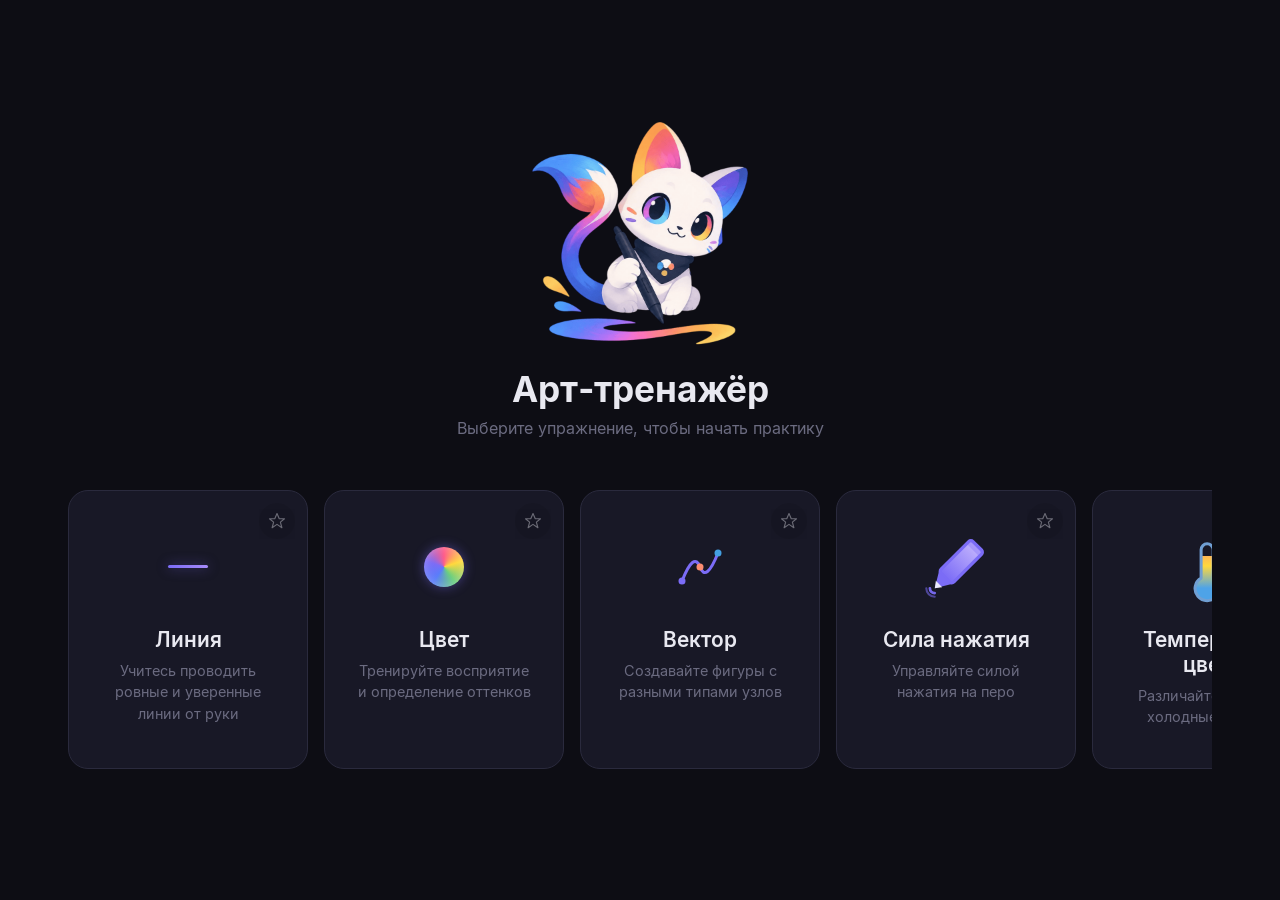
<file: index.html>
<!DOCTYPE html>
<html lang="ru">

<head>
    <meta charset="UTF-8">
    <meta name="viewport" content="width=device-width, initial-scale=1.0">

    <!-- === SEO === -->
    <meta name="description" content="Бесплатный онлайн‑тренажёр для художников: уверенные линии от руки, чувство цвета и его температура, работа с узлами вектора, сила нажатия на перо и слепой контур. Занимайтесь каждый день — прогресс сохраняется.">
    <meta name="robots" content="index, follow">
    <meta name="theme-color" content="#1a1a24">
    <link rel="canonical" href="https://drawtrainer.art/">
    <meta name="yandex-verification" content="c99fb7ca40ccc6b2" />

    <!-- Open Graph (как ссылка выглядит в соцсетях и мессенджерах) -->
    <meta property="og:type" content="website">
    <meta property="og:site_name" content="Арт‑тренажёр">
    <meta property="og:title" content="Арт‑тренажёр — упражнения для художников: линия, цвет, вектор, слепой контур">
    <meta property="og:description" content="Бесплатный онлайн‑тренажёр для художников: уверенные линии, чувство цвета, работа с вектором и слепой контур. Практикуйтесь каждый день.">
    <meta property="og:url" content="https://drawtrainer.art/">
    <meta property="og:image" content="https://drawtrainer.art/og-cover.png">
    <meta property="og:locale" content="ru_RU">
    <meta name="twitter:card" content="summary_large_image">
    <meta name="twitter:title" content="Арт‑тренажёр — упражнения для художников">
    <meta name="twitter:description" content="Линия, цвет, вектор, сила нажатия и слепой контур — бесплатные ежедневные упражнения для художников.">
    <meta name="twitter:image" content="https://drawtrainer.art/og-cover.png">

    <!-- Структурированные данные для расширенного сниппета в поиске -->
     <script type="application/ld+json">
    {
      "@context": "https://schema.org",
      "@type": "WebApplication",
      "name": "Арт‑тренажёр",
      "url": "https://ваш-домен.ru/",
      "applicationCategory": "EducationalApplication",
      "operatingSystem": "Web",
      "inLanguage": "ru",
      "description": "Онлайн‑тренажёр для художников: упражнения на линию, чувство цвета, векторные узлы, силу нажатия на перо и слепой контур.",
      "offers": { "@type": "Offer", "price": "0", "priceCurrency": "RUB" },
      "featureList": [
        "Упражнение «Линия»: ровные и уверенные линии от руки",
        "Упражнение «Цвет»: подбор оттенка по тону, насыщенности и яркости",
        "Упражнение «Вектор»: работа с перегибом, сглаженными и симметричными узлами",
        "Упражнение «Сила нажатия»: управление давлением пера",
        "Упражнение «Температура цвета»: тёплые и холодные оттенки",
        "Упражнение «Слепой контур»: рисование по памяти"
      ]
    }
    </script>
    <title>Арт‑тренажёр — бесплатные упражнения для художников: линия, цвет, вектор, слепой контур</title>
    <link rel="stylesheet" href="styles.css">
    <link rel="icon" href="favicon.png" type="image/x-icon">
    <style>
        /* --- Экран «Сила нажатия» --- */
        #screen-pressure {
            display: none;
            flex-direction: column;
            height: 100vh;
            width: 100%;
        }

        #pressure-playfield {
            position: relative;
            display: flex;
            flex-direction: column;
            flex: 1 1 auto;
            padding: 0 1rem 0.5rem;
            gap: 0.5rem;
            min-height: 0;
        }

        .pressure-hud {
            display: flex;
            gap: 1.5rem;
            align-items: center;
            justify-content: flex-end;
            padding: 0.25rem 0.15rem;
        }

        .pressure-hud .hud-item {
            display: flex;
            flex-direction: column;
            align-items: flex-end;
            line-height: 1.1;
        }

        .pressure-hud .hud-label {
            font-size: 0.7rem;
            text-transform: uppercase;
            letter-spacing: 0.05em;
            color: rgba(255, 255, 255, 0.45);
        }

        .pressure-hud .hud-value {
            display: inline-block;
            font-size: 1.35rem;
            font-weight: 700;
            font-variant-numeric: tabular-nums;
            color: #c4b5fd;
        }

        .pressure-hud .hud-speed .hud-value {
            color: #7dd3fc;
            transition: color 0.35s ease;
        }

        .pressure-hud .hud-speed.pulse .hud-value {
            animation: speedPulse 0.65s ease;
        }

        .pressure-hud .hud-best .hud-value {
            color: #ffd93d;
            font-size: 1.1rem;
        }

        @keyframes speedPulse {
            0% { transform: scale(1); color: #7dd3fc; text-shadow: none; }
            18% { transform: scale(1.55); color: #ffd93d; text-shadow: 0 0 18px rgba(255, 217, 61, 0.95), 0 0 36px rgba(255, 217, 61, 0.55); }
            55% { transform: scale(1.18); color: #ffd93d; text-shadow: 0 0 10px rgba(255, 217, 61, 0.45); }
            100% { transform: scale(1); color: #7dd3fc; text-shadow: none; }
        }

        .pressure-settings {
            display: flex;
            align-items: center;
            gap: 0.75rem;
            padding: 0.5rem 0.85rem;
            border-radius: 10px;
            background: rgba(255, 255, 255, 0.04);
            border: 1px solid rgba(255, 255, 255, 0.06);
            font-size: 0.9rem;
            color: rgba(255, 255, 255, 0.8);
            flex-wrap: wrap;
        }

        .pressure-settings label {
            display: flex;
            align-items: center;
            gap: 0.5rem;
            flex: 1 1 180px;
            min-width: 0;
        }

        .pressure-settings .btn-reset-game {
            flex: 0 0 auto;
        }

        .pressure-settings #pressure-smooth-val {
            min-width: 2ch;
            text-align: right;
            font-variant-numeric: tabular-nums;
            color: #c4b5fd;
            font-weight: 600;
        }

        .pressure-settings input[type="range"] {
            flex: 1 1 auto;
            min-width: 100px;
            accent-color: #7b6cf6;
            cursor: pointer;
        }

        .pressure-settings #pressure-sens-val {
            min-width: 2.5ch;
            text-align: right;
            font-variant-numeric: tabular-nums;
            color: #c4b5fd;
            font-weight: 600;
        }

        .pressure-settings .btn-reset-game {
            border: 1px solid rgba(255, 255, 255, 0.12);
            background: transparent;
            color: rgba(255, 255, 255, 0.75);
            padding: 0.35rem 0.85rem;
            border-radius: 8px;
            font-size: 0.85rem;
            cursor: pointer;
            font-family: inherit;
            transition: background 0.15s ease;
        }

        .pressure-settings .btn-reset-game:hover {
            background: rgba(255, 255, 255, 0.06);
            color: #fff;
        }

        #pressure-canvas-wrap {
            position: relative;
            flex: 1 1 auto;
            min-height: 260px;
            border-radius: 14px;
            overflow: hidden;
            background: #1a1a24;
            box-shadow: 0 8px 30px rgba(0, 0, 0, 0.35), inset 0 0 0 1px rgba(255, 255, 255, 0.05);
        }

        #pressureCanvas {
            display: block;
            touch-action: none;
            cursor: crosshair;
        }

        .speed-up-flash {
            position: absolute;
            left: 50%;
            top: 42%;
            transform: translate(-50%, -50%);
            font-size: 2.2rem;
            font-weight: 800;
            letter-spacing: 0.02em;
            color: #ffd93d;
            text-shadow: 0 0 22px rgba(255, 217, 61, 0.9), 0 0 44px rgba(255, 217, 61, 0.4);
            pointer-events: none;
            opacity: 0;
            z-index: 5;
            user-select: none;
            -webkit-user-select: none;
        }

        .speed-up-flash.show {
            animation: speedFlash 0.9s ease-out forwards;
        }

        @keyframes speedFlash {
            0% { opacity: 0; transform: translate(-50%, 0) scale(0.4); }
            18% { opacity: 1; transform: translate(-50%, -6px) scale(1.35); }
            55% { opacity: 1; transform: translate(-50%, -22px) scale(1.1); }
            100% { opacity: 0; transform: translate(-50%, -66px) scale(1); }
        }

        .pressure-hint {
            text-align: center;
            font-size: 0.85rem;
            color: rgba(255, 255, 255, 0.55);
            padding: 0.15rem 0.5rem 0.4rem;
            user-select: none;
            min-height: 1.4em;
        }

        #pressure-modal-start,
        #pressure-modal-fail {
            position: absolute;
            inset: 0;
            background: rgba(0, 0, 0, 0.85);
            backdrop-filter: blur(4px);
            -webkit-backdrop-filter: blur(4px);
            display: flex;
            align-items: center;
            justify-content: center;
            flex-direction: column;
            z-index: 20;
            padding: 1rem;
            text-align: center;
            touch-action: none;
            -webkit-touch-callout: none;
            user-select: none;
            -webkit-user-select: none;
        }

                .card-icon.icon-temperature {
            display: flex;
            align-items: center;
            justify-content: center;
        }
        .card-icon.icon-temperature svg {
            width: 70%;  /* Уменьшаем до 80%, чтобы сравняться с пером */
            height: 100%;
            display: block;
        }

        #screen-temperature {
            display: none;
            flex-direction: column;
            height: 100vh;
            height: 100dvh;
            width: 100%;
            overflow: hidden;
        }

        #screen-temperature.hidden {
            display: none;
        }

        .temperature-content {
            position: relative;
            flex: 1 1 auto;
            min-height: 0;
            display: flex;
            flex-direction: column;
            padding: 0.5rem 1rem 1rem;
            overflow-y: auto;
        }

        #temperature-game-screen {
            display: flex;
            flex-direction: column;
            gap: 1rem;
            flex: 1 1 auto;
        }

        .temperature-hud {
            display: flex;
            justify-content: space-between;
            gap: 1rem;
            padding: 0.5rem 0.85rem;
            background: rgba(255, 255, 255, 0.04);
            border-radius: 10px;
            border: 1px solid rgba(255, 255, 255, 0.06);
        }

        .temperature-hud-item {
            display: flex;
            flex-direction: column;
        }

        .temperature-hud-label {
            font-size: 0.7rem;
            text-transform: uppercase;
            letter-spacing: 0.05em;
            color: rgba(255, 255, 255, 0.45);
        }

        .temperature-hud-value {
            font-size: 1.05rem;
            font-weight: 600;
            font-variant-numeric: tabular-nums;
            color: #c4b5fd;
        }

        .temperature-play-area {
            flex: 1 1 auto;
            display: flex;
            align-items: center;
            justify-content: center;
            min-height: 220px;
            padding: 0.75rem 0;
        }

        #temperature-color-swatch {
            width: min(65vw, 260px);
            height: min(65vw, 260px);
            border-radius: 16px;
            box-shadow: 0 8px 30px rgba(0, 0, 0, 0.4), inset 0 0 0 1px rgba(255, 255, 255, 0.08);
            transition: background 0.3s ease;
        }

        #temperature-pair-area {
            display: flex;
            gap: 1rem;
            width: 100%;
            max-width: 500px;
            justify-content: center;
        }

        .temperature-pair-swatch {
            flex: 1 1 0;
            aspect-ratio: 1 / 1;
            max-width: 200px;
            border-radius: 16px;
            border: 3px solid transparent;
            cursor: pointer;
            font-family: inherit;
            transition: border-color 0.15s ease, transform 0.1s ease, box-shadow 0.15s ease;
            box-shadow: 0 8px 24px rgba(0, 0, 0, 0.35), inset 0 0 0 1px rgba(255, 255, 255, 0.08);
            padding: 0;
        }

        .temperature-pair-swatch:hover:not(:disabled) {
            border-color: rgba(196, 181, 253, 0.55);
            transform: scale(1.02);
        }

        .temperature-pair-swatch:disabled {
            cursor: default;
            pointer-events: none;
        }

        .temperature-pair-swatch.correct {
            border-color: #6bcf7f;
            box-shadow: 0 0 0 3px rgba(107, 207, 127, 0.4), 0 8px 24px rgba(0, 0, 0, 0.35);
        }
        .temperature-pair-swatch.incorrect {
            border-color: #f05e5e;
            box-shadow: 0 0 0 3px rgba(240, 94, 94, 0.4), 0 8px 24px rgba(0, 0, 0, 0.35);
        }

        .temperature-controls {
            display: flex;
            flex-direction: column;
            gap: 0.5rem;
            padding: 0.75rem 0.85rem;
            background: rgba(255, 255, 255, 0.04);
            border-radius: 10px;
            border: 1px solid rgba(255, 255, 255, 0.06);
        }

        .temperature-slider-labels {
            display: flex;
            justify-content: space-between;
            font-size: 0.75rem;
            color: rgba(255, 255, 255, 0.55);
        }

        #temperature-slider {
            width: 100%;
            height: 26px;
            accent-color: #7b6cf6;
            cursor: pointer;
        }
        #temperature-slider:disabled {
            cursor: default;
            opacity: 0.6;
        }

        .temperature-slider-value {
            display: flex;
            justify-content: center;
        }

        .temperature-slider-value span {
            font-size: 1.3rem;
            font-weight: 700;
            font-variant-numeric: tabular-nums;
            color: #c4b5fd;
            min-width: 3ch;
            text-align: center;
        }

        #temperature-check-btn {
            align-self: center;
        }

        #temperature-check-btn:disabled {
            opacity: 0.45;
            cursor: not-allowed;
        }

        .temperature-pair-instruction {
            text-align: center;
            font-size: 0.9rem;
            color: rgba(255, 255, 255, 0.65);
            padding: 0.25rem 0;
        }

        .temperature-feedback {
            min-height: 3em;
            display: flex;
            flex-direction: column;
            align-items: center;
            justify-content: center;
            gap: 0.25rem;
            padding: 0.5rem 0.75rem;
            border-radius: 10px;
            font-size: 0.9rem;
            text-align: center;
            transition: background 0.2s ease;
        }
        .temperature-feedback.ok {
            background: rgba(107, 207, 127, 0.12);
            color: #8ee89f;
        }
        .temperature-feedback.warn {
            background: rgba(255, 200, 60, 0.12);
            color: #ffd93d;
        }
        .temperature-feedback.err {
            background: rgba(240, 94, 94, 0.12);
            color: #f08080;
        }

        .temperature-feedback .temperature-feedback-main {
            font-weight: 600;
            font-size: 1rem;
        }
        .temperature-feedback .temperature-feedback-detail {
            font-size: 0.85rem;
            opacity: 0.85;
        }

        .temperature-modal {
            position: absolute;
            inset: 0;
            background: rgba(0, 0, 0, 0.85);
            backdrop-filter: blur(4px);
            -webkit-backdrop-filter: blur(4px);
            display: flex;
            align-items: center;
            justify-content: center;
            z-index: 20;
            padding: 1rem;
            text-align: center;
            touch-action: none;
        }

        .temperature-tip {
            font-size: 0.8rem;
            color: rgba(255, 255, 255, 0.45);
            text-align: center;
            padding: 0 0.5rem;
            margin-top: -0.25rem;
            line-height: 1.35;
        }

        @media (max-width: 420px) {
            .temperature-tip {
                font-size: 0.75rem;
            }
        }
    </style>
</head>

<body>
    <!-- Yandex.Metrika counter -->
<script type="text/javascript">
    (function(m,e,t,r,i,k,a){
        m[i]=m[i]||function(){(m[i].a=m[i].a||[]).push(arguments)};
        m[i].l=1*new Date();
        for (var j = 0; j < document.scripts.length; j++) {if (document.scripts[j].src === r) { return; }}
        k=e.createElement(t),a=e.getElementsByTagName(t)[0],k.async=1,k.src=r,a.parentNode.insertBefore(k,a)
    })(window, document,'script','https://mc.yandex.ru/metrika/tag.js?id=114310642', 'ym');

    ym(114310642, 'init', {ssr:true, webvisor:true, clickmap:true, ecommerce:"dataLayer", referrer: document.referrer, url: location.href, accurateTrackBounce:true, trackLinks:true});
</script>
<noscript><div><img src="https://mc.yandex.ru/watch/114310642" style="position:absolute; left:-9999px;" alt="" /></div></noscript>
<!-- /Yandex.Metrika counter -->

    <!-- Текстовый блок для поисковых систем и пользователей без JavaScript -->
    <noscript>
        <div style="max-width:640px;margin:2rem auto;padding:1rem 1.5rem;background:rgba(255,255,255,0.05);border-radius:12px;color:#c4b5fd;font-size:0.95rem;">
            <h2>Арт‑тренажёр — упражнения для художников</h2>
            <p>Бесплатный веб‑тренажёр для ежедневной практики рисования. В него входят шесть упражнений:</p>
            <ul>
                <li><strong>Линия</strong> — учит проводить ровные и уверенные линии от руки;</li>
                <li><strong>Цвет</strong> — тренирует восприятие оттенков по тону, насыщенности и яркости;</li>
                <li><strong>Вектор</strong> — работа с узлами и направляющими кривых;</li>
                <li><strong>Сила нажатия</strong> — управление давлением на перо;</li>
                <li><strong>Температура цвета</strong> — различение тёплых и холодных оттенков;</li>
                <li><strong>Слепой контур</strong> — запоминание фигуры и рисование по памяти.</li>
            </ul>
            <p>Для работы приложения включите JavaScript.</p>
        </div>
    </noscript>

    <div id="screen-menu">
        <header class="header">
            <img class="logo" src="mascot.png" alt="Логотип Арт‑тренажёра — маскот приложения">
            <h1>Арт‑тренажёр</h1>
            <p>Выберите упражнение, чтобы начать практику</p>
        </header>
        <nav class="menu">
            <a href="#" onclick="App.startExercise('line'); return false;">
                <div class="card-icon icon-line"></div>
                <div class="card-title">Линия</div>
                <div class="card-desc">Учитесь проводить ровные и уверенные линии от руки</div>
            </a>
            <a href="#" onclick="App.startExercise('color'); return false;">
                <div class="card-icon icon-color"></div>
                <div class="card-title">Цвет</div>
                <div class="card-desc">Тренируйте восприятие и определение оттенков</div>
            </a>
            <a href="#" onclick="App.startExercise('vector'); return false;">
                <div class="card-icon icon-vector"></div>
                <div class="card-title">Вектор</div>
                <div class="card-desc">Создавайте фигуры с разными типами узлов</div>
            </a>
            <a href="#" onclick="App.startExercise('pressure'); return false;">
                <div class="card-icon icon-pressure">
                    <svg viewBox="0 0 24 24" xmlns="http://www.w3.org/2000/svg" aria-hidden="true">
                        <g transform="rotate(45 12 12)">
                            <rect x="9" y="2" width="6" height="15" rx="1" fill="url(#pencilGrad)" stroke="#7b6cf6" stroke-width="1.1"/>
                            <path d="M9 17 L 15 17 L 12 22 Z" fill="#7b6cf6"/>
                            <path d="M10.5 20 L 12 22 L 13.5 20 Z" fill="#fff" opacity="0.85"/>
                            <rect x="9" y="2" width="6" height="2" fill="#7b6cf6" opacity="0.35"/>
                        </g>
                        <defs>
                            <linearGradient id="pencilGrad" x1="0" y1="0" x2="0" y2="1">
                                <stop offset="0%" stop-color="#c4b5fd"/>
                                <stop offset="100%" stop-color="#7b6cf6"/>
                            </linearGradient>
                        </defs>
                        <path d="M 4.9 20.7 A 1.6 1.6 0 0 1 3.3 19.1" stroke="#7b6cf6" stroke-width="0.9" fill="none" stroke-linecap="round" opacity="0.95"/>
                        <path d="M 4.9 21.9 A 2.8 2.8 0 0 1 2.1 19.1" stroke="#7b6cf6" stroke-width="0.7" fill="none" stroke-linecap="round" opacity="0.55"/>
                    </svg>
                </div>
                <div class="card-title">Сила нажатия</div>
                <div class="card-desc">Управляйте силой нажатия на перо</div>
            </a>
                                                            <a href="#" onclick="App.startExercise('temperature'); return false;">
                <div class="card-icon icon-temperature">
                    <svg viewBox="0 0 25 25" xmlns="http://www.w3.org/2000/svg" aria-hidden="true">
                        <defs>
                            <linearGradient id="tempGrad" x1="0" y1="23" x2="0" y2="1" gradientUnits="userSpaceOnUse">
                                <stop offset="0%" stop-color="#4ea3e8"/>
                                <stop offset="50%" stop-color="#ffd93d"/>
                                <stop offset="100%" stop-color="#fc8c70"/>
                            </linearGradient>
                        </defs>
                        
                        <!-- Шкала с делениями -->
                        <line x1="15" y1="6" x2="20" y2="6" stroke="url(#tempGrad)" stroke-width="1.8" stroke-linecap="round"/>
                        <line x1="15" y1="10" x2="18" y2="10" stroke="url(#tempGrad)" stroke-width="1.8" stroke-linecap="round"/>
                        <line x1="15" y1="14" x2="20" y2="14" stroke="url(#tempGrad)" stroke-width="1.8" stroke-linecap="round"/>
                        <line x1="15" y1="18" x2="18" y2="18" stroke="url(#tempGrad)" stroke-width="1.8" stroke-linecap="round"/>

                        <!-- Жидкость внутри (градиент) -->
                        <path d="M 7 7 L 13 7 L 13 18 A 6 6 0 1 1 7 18 Z" fill="url(#tempGrad)"/>
                        
                        <!-- Контур термометра (светло-фиолетовый) -->
                        <path d="M 7 4 A 3 3 0 0 1 13 4 L 13 18 A 6 6 0 1 1 7 18 Z" fill="none" stroke="#709fd3ff" stroke-width="1.5" stroke-linejoin="round"/>
                    </svg>
                </div>
                <div class="card-title" style="text-align:center">Температура цвета</div>
                <div class="card-desc">Различайте тёплые и холодные оттенки</div>
            </a>

                        <a href="#" onclick="App.startExercise('blind'); return false;">
                <div class="card-icon icon-blind">
                    <svg viewBox="0 0 24 24" xmlns="http://www.w3.org/2000/svg" aria-hidden="true">
                        <path d="M12 5C6 5 2 12 2 12C2 12 6 19 12 19C18 19 22 12 22 12C22 12 18 5 12 5Z" fill="none" stroke="#c4b5fd" stroke-width="2" stroke-linejoin="round"/>
                        <circle cx="12" cy="12" r="3" fill="#c4b5fd"/>
                        <path d="M4 4 L20 20" stroke="#fc8c70" stroke-width="2.5" stroke-linecap="round"/>
                    </svg>
                </div>
                <div class="card-title">Слепой контур</div>
                <div class="card-desc">Запоминайте фигуру и рисуйте её по памяти, не видя холста</div>
            </a>

                        <a href="#" onclick="App.startExercise('tonal'); return false;">
                <div class="card-icon icon-tonal">
                    <svg viewBox="0 0 24 24" xmlns="http://www.w3.org/2000/svg" aria-hidden="true">
                        <defs>
                            <linearGradient id="tonalGrad" x1="0" y1="24" x2="24" y2="0">
                                <stop offset="0%" stop-color="#000"/>
                                <stop offset="50%" stop-color="#888"/>
                                <stop offset="100%" stop-color="#fff"/>
                            </linearGradient>
                        </defs>
                        <rect x="3" y="3" width="18" height="18" rx="4" fill="url(#tonalGrad)" stroke="#c4b5fd" stroke-width="1.5"/>
                        <circle cx="16" cy="8" r="3" fill="#fff" opacity="0.8"/>
                    </svg>
                </div>
                <div class="card-title">Свет и Тон</div>
                <div class="card-desc">Угадывайте яркость участка на объёмной фигуре</div>
            </a>

            <a href="#" onclick="App.startExercise('lightdrag'); return false;">
                <div class="card-icon icon-lightdrag">
                    <svg viewBox="0 0 24 24" xmlns="http://www.w3.org/2000/svg" aria-hidden="true">
                        <circle cx="12" cy="12" r="5" fill="#ffd54f" stroke="#c4b5fd" stroke-width="1.5"/>
                        <path d="M12 2 L12 5 M12 19 L12 22 M2 12 L5 12 M19 12 L22 12" stroke="#c4b5fd" stroke-width="1.5" stroke-linecap="round"/>
                        <path d="M5.5 5.5 L7.5 7.5 M16.5 16.5 L18.5 18.5 M5.5 18.5 L7.5 16.5 M16.5 7.5 L18.5 5.5" stroke="#c4b5fd" stroke-width="1.5" stroke-linecap="round"/>
                    </svg>
                </div>
                <div class="card-title">Источник света</div>
                <div class="card-desc">Направляйте источник света, чтобы совпасть с эталоном</div>
            </a>
        </nav>
    </div>

    <!-- LINE EXERCISE -->
    <div id="screen-exercise">
        <div class="exercise-header">
            <div class="exercise-header-left">
                <button class="btn-back-menu" onclick="App.backToMenu()" title="В главное меню">←</button>
                <div>
                    <div class="exercise-title">Упражнение: Линия</div>
                    <div class="exercise-status">Фигура <span id="fig-num">1</span> из <span id="fig-total">10</span></div>
                </div>
            </div>
            <div class="level-badge" id="level-display">Уровень 1</div>
        </div>

        <div id="canvas-container">
            <canvas id="drawingCanvas"></canvas>

            <button id="btn-show-hint" class="btn-show-hint" onclick="Line.showHint()" style="display:none">
                Показать фигуру
            </button>
            <button id="btn-restart" class="btn-restart" onclick="Line.restartCurrentFigure()" style="display:none">
                Заново
            </button>

            <div id="modal-start">
                <div class="modal-card">
                    <div class="modal-title">Готовы к упражнению?</div>
                    <div class="modal-desc">
                        Ведите перо (или мышь) строго по серому контуру, не выходя за его границы.
                        Начинайте с фиолетового круга. Если выйдете за линию или отпустите перо —
                        прогресс сбросится к последнему чекпоинту, и чтобы продолжить,
                        нужно снова вернуться к нему. Уже пройденные отрезки сохраняются.
                    </div>
                    <div class="modal-actions">
                        <button class="btn-resume" id="btn-resume" style="display:none" onclick="Line.resumeProgress()">Продолжить</button>
                        <button class="btn-start" id="btn-fresh" onclick="Line.startFresh()">Начать заново</button>
                    </div>
                </div>
            </div>

            <div id="modal-win">
                <div class="win-icon">🎉</div>
                <div class="win-title">Уровень пройден!</div>
                <div class="win-desc">Вы обвели все <span id="win-fig-total">10</span> фигур.</div>
                <div class="modal-actions">
                    <button class="btn-start" id="btn-next-level" onclick="Line.nextLevel()">Следующий уровень</button>
                    <button class="btn-back" onclick="Line.resetLevel()">Заново</button>
                </div>
            </div>
        </div>

        <div id="dev-panel" class="hidden">
            <div class="dev-title">Режим разработчика (D+V — закрыть)</div>
            <div id="dev-content"></div>
        </div>
    </div>

    <!-- COLOR EXERCISE -->
    <div id="screen-color">
        <div class="exercise-header">
            <div class="exercise-header-left">
                <button class="btn-back-menu" onclick="App.backToMenu()" title="В главное меню">←</button>
                <div>
                    <div class="exercise-title">Упражнение: Цвет</div>
                    <div class="exercise-status">
                        Стадия <span id="color-round-num">1</span> из 5 ·
                        Допуск ±<span id="color-tol-num">25</span>%
                    </div>
                </div>
            </div>
            <div class="level-badge" id="color-level-display">Уровень 1</div>
        </div>

        <div id="color-playfield">
            <div class="color-compare">
                <div class="color-swatch-wrap">
                    <div class="swatch-label">Цель</div>
                    <div class="color-swatch" id="color-target"></div>
                </div>
                <div class="color-swatch-wrap">
                    <div class="swatch-label">Ваш цвет</div>
                    <div class="color-swatch" id="color-guess"></div>
                </div>
            </div>

            <div class="color-sliders">
                <div class="slider-row" id="slider-row-h">
                    <div class="slider-header">
                        <span>Тон</span>
                        <span class="slider-value"><span id="val-h">0</span>°</span>
                    </div>
                    <input type="range" id="slider-h" min="0" max="360" step="1" value="0">
                </div>
                <div class="slider-row locked" id="slider-row-s">
                    <div class="slider-header">
                        <span>Насыщенность <span class="lock-icon" id="lock-s">🔒</span></span>
                        <span class="slider-value"><span id="val-s">50</span></span>
                    </div>
                    <input type="range" id="slider-s" min="0" max="100" step="1" value="50" disabled>
                </div>
                <div class="slider-row locked" id="slider-row-b">
                    <div class="slider-header">
                        <span>Яркость <span class="lock-icon" id="lock-b">🔒</span></span>
                        <span class="slider-value"><span id="val-b">50</span></span>
                    </div>
                    <input type="range" id="slider-b" min="0" max="100" step="1" value="50" disabled>
                </div>
            </div>

            <div class="color-actions">
                <button class="btn-primary" id="btn-check-color" onclick="Color.checkColorGuess()">Проверить</button>
            </div>

            <div class="color-feedback" id="color-feedback"></div>

            <div id="color-modal-start" style="position:absolute;top:0;left:0;width:100%;height:100%;background:rgba(0,0,0,0.85);display:flex;align-items:center;justify-content:center;z-index:20;padding:1rem;backdrop-filter:blur(4px);">
                <div class="modal-card">
                    <div class="modal-title">Готовы угадывать цвета?</div>
                    <div class="modal-desc">
                        Сравнивайте свой цвет с цветом-целью и двигайте ползунки, пока они не совпадут.
                        На 2-м уровне открывается насыщенность, на 3-м — яркость.
                        На каждой стадии допуск уменьшается: 25% → 20% → 15% → 10% → 5%.
                        Нужно угадать 5 цветов подряд. После проверки вы увидите, на сколько
                        процентов совпали с целью.
                    </div>
                    <div class="modal-actions">
                        <button class="btn-resume" id="color-btn-resume" style="display:none" onclick="Color.resumeColorProgress()">Продолжить</button>
                        <button class="btn-start" id="color-btn-fresh" onclick="Color.startFreshColor()">Начать заново</button>
                    </div>
                </div>
            </div>

            <div id="color-modal-win" style="position:absolute;top:0;left:0;width:100%;height:100%;background:rgba(0,0,0,0.85);display:none;align-items:center;justify-content:center;z-index:20;padding:1rem;flex-direction:column;">
                <div class="win-icon">🎉</div>
                <div class="win-title" id="color-win-title">Уровень пройден!</div>
                <div class="win-desc" id="color-win-desc">Вы угадали все 5 цветов.</div>
                <div class="modal-actions">
                    <button class="btn-start" id="color-btn-next-level" onclick="Color.nextColorLevel()">Следующий уровень</button>
                    <button class="btn-back" onclick="Color.resetColorLevel()">Заново</button>
                </div>
            </div>
        </div>

        <div id="color-dev-panel" class="hidden">
            <div class="dev-title">Режим разработчика (D+V — закрыть)</div>
            <div id="color-dev-content"></div>
        </div>
    </div>

    <!-- VECTOR EXERCISE -->
    <div id="screen-vector">
        <div class="exercise-header">
            <div class="exercise-header-left">
                <button class="btn-back-menu" onclick="App.backToMenu()" title="В главное меню">←</button>
                <div>
                    <div class="exercise-title">Упражнение: Вектор</div>
                    <div class="exercise-status">Фигура <span id="vector-fig-num">1</span> из <span id="vector-fig-total">10</span></div>
                </div>
            </div>
            <div class="level-badge" id="vector-level-display">Уровень 1</div>
        </div>

        <div id="vector-playfield">
            <div class="vector-stats">
                <span>Совпадение</span>
                <div class="vector-match-bar">
                    <div class="vector-match-fill" id="vector-match-fill"></div>
                </div>
                <span id="vector-match-percent">0%</span>
            </div>

            <div id="vector-canvas-container">
                <canvas id="vectorCanvas"></canvas>

                <div id="vector-modal-start" style="position:absolute;top:0;left:0;width:100%;height:100%;background:rgba(0,0,0,0.85);display:flex;align-items:center;justify-content:center;z-index:20;padding:1rem;backdrop-filter:blur(4px);">
                    <div class="modal-card">
                        <div class="modal-title">Готовы к векторным фигурам?</div>
                        <div class="modal-desc">
                            Серая линия — эталон. Цветные точки — узлы, которые нельзя двигать.
                            Тяните <b>направляющие</b> (цветные кружки на конце линий), чтобы
                            изогнуть свою фигуру и совместить её с эталоном.
                            <br><br>
                            Цвет узла определяет поведение направляющих:
                            <br>
                            <span style="color:#7b6cf6">● Перегиб</span> — независимые.
                            <br>
                            <span style="color:#FC8C70">● Сглаженный</span> — коллинеарны, длины разные.
                            <br>
                            <span style="color:#439FE1">● Симметричный</span> — коллинеарны и равны.
                        </div>
                        <div class="modal-actions">
                            <button class="btn-resume" id="vector-btn-resume" style="display:none" onclick="Vector.resumeVectorProgress()">Продолжить</button>
                            <button class="btn-start" onclick="Vector.startFreshVector()">Начать заново</button>
                        </div>
                    </div>
                </div>

                <div id="vector-modal-win" style="position:absolute;top:0;left:0;width:100%;height:100%;background:rgba(0,0,0,0.85);display:none;align-items:center;justify-content:center;z-index:20;padding:1rem;flex-direction:column;">
                    <div class="win-icon">🎉</div>
                    <div class="win-title" id="vector-win-title">Уровень пройден!</div>
                    <div class="win-desc" id="vector-win-desc">Вы совместили все фигуры уровня.</div>
                    <div class="modal-actions">
                        <button class="btn-start" id="vector-btn-next-level" onclick="Vector.nextVectorLevel()">Следующий уровень</button>
                        <button class="btn-back" onclick="Vector.resetVectorLevel()">Заново</button>
                    </div>
                </div>
            </div>

            <div class="vector-legend">
                <span><span class="sw" style="background:#7b6cf6"></span>Перегиб</span>
                <span><span class="sw" style="background:#FC8C70"></span>Сглаженный</span>
                <span><span class="sw" style="background:#439FE1"></span>Симметричный</span>
            </div>

            <div class="vector-hint">Тяните направляющие</div>
        </div>

        <div id="vector-dev-panel" class="hidden">
            <div class="dev-title">Режим разработчика (D+V — закрыть)</div>
            <div id="vector-dev-content"></div>
        </div>
    </div>

    <!-- TEMPERATURE EXERCISE -->
    <div id="screen-temperature">
        <div class="exercise-header">
            <div class="exercise-header-left">
                <button class="btn-back-menu" onclick="App.backToMenu()" title="В главное меню">←</button>
                <div>
                    <div class="exercise-title">Упражнение: Температура цвета</div>
                    <div class="exercise-status" id="temperature-subtitle">Уровень 1 из 3</div>
                </div>
            </div>
            <div style="display: flex; align-items: center; gap: 0.5rem;">
                <button class="btn-back-menu" id="temperature-btn-restart" title="Начать заново с 1 уровня" style="width: auto; padding: 0 0.75rem; font-size: 0.8rem; font-family: inherit; color: white;">
                    Заново
                </button>
                <div class="level-badge" id="temperature-level-display">1 / 3</div>
            </div>
        </div>

        <div class="temperature-content">
            <div id="temperature-game-screen">
                <div class="temperature-hud">
                    <div class="temperature-hud-item">
                        <span class="temperature-hud-label">Раунд</span>
                        <span class="temperature-hud-value"><span id="temperature-round-current">1</span> / <span id="temperature-round-total">10</span></span>
                    </div>
                    <div class="temperature-hud-item">
                        <span class="temperature-hud-label">Точность</span>
                        <span class="temperature-hud-value" id="temperature-accuracy">—</span>
                    </div>
                </div>

                <div class="temperature-tip" id="temperature-tip">
                    💡 Насыщенные цвета выражают температуру ярче. Пастельные и приглушённые оттенки — ближе к нейтральным.
                </div>

                <div class="temperature-play-area">
                    <div id="temperature-color-swatch"></div>
                    <div id="temperature-pair-area" style="display:none">
                        <button class="temperature-pair-swatch" data-index="0" aria-label="Левый цвет"></button>
                        <button class="temperature-pair-swatch" data-index="1" aria-label="Правый цвет"></button>
                    </div>
                </div>

                <div id="temperature-slider-controls" class="temperature-controls">
                    <div class="temperature-slider-labels">
                        <span>❄ очень холодный</span>
                        <span>очень тёплый 🔥</span>
                    </div>
                    <input type="range" id="temperature-slider" min="-100" max="100" value="0" step="1">
                    <div class="temperature-slider-value"><span id="temperature-value">0</span></div>
                    <button class="btn-start" id="temperature-check-btn">Проверить</button>
                </div>

                <div id="temperature-pair-controls" class="temperature-controls" style="display:none">
                    <p class="temperature-pair-instruction">Нажмите на цвет, который кажется вам теплее</p>
                </div>

                <div id="temperature-feedback" class="temperature-feedback"></div>
            </div>

            <div id="temperature-result-modal" class="temperature-modal" style="display:none">
                <div class="modal-card">
                    <div class="modal-title" id="temperature-result-title">Уровень пройден!</div>
                    <div class="modal-desc" id="temperature-result-message">Точность: 0%</div>
                    <div class="modal-actions">
                        <button class="btn-back" id="temperature-btn-menu">В главное меню</button>
                        <button class="btn-back" id="temperature-btn-retry">Повторить</button>
                        <button class="btn-start" id="temperature-btn-next" style="display:none">Следующий уровень</button>
                    </div>
                </div>
            </div>
        </div>
    </div>

    <!-- PRESSURE EXERCISE -->
    <div id="screen-pressure">
        <div class="exercise-header">
            <div class="exercise-header-left">
                <button class="btn-back-menu" onclick="App.backToMenu()" title="В главное меню">←</button>
                <div>
                    <div class="exercise-title">Упражнение: Сила нажатия</div>
                    <div class="exercise-status">Бесконечный режим · каждые 50 м скорость +20%</div>
                </div>
            </div>
            <div class="level-badge" id="pressure-level-display">Полёт</div>
        </div>

        <div id="pressure-playfield">
            <div class="pressure-hud">
                <div class="hud-item">
                    <span class="hud-label">Метры</span>
                    <span class="hud-value" id="pressure-score-val">0</span>
                </div>
                <div class="hud-item hud-speed" id="pressure-speed-item">
                    <span class="hud-label">Скорость</span>
                    <span class="hud-value"><span id="pressure-speed-val">1.0</span>×</span>
                </div>
                <div class="hud-item hud-best">
                    <span class="hud-label">Рекорд</span>
                    <span class="hud-value" id="pressure-best-val">0</span>
                </div>
            </div>

            <div class="pressure-settings">
                <label>
                    Чувствительность: <span id="pressure-sens-val">2.0</span>×
                    <input type="range" id="pressure-sens" min="0.5" max="4.0" step="0.1" value="2.0">
                </label>
                <label>
                    Плавность: <span id="pressure-smooth-val">5</span>
                    <input type="range" id="pressure-smooth" min="1" max="10" step="1" value="5">
                </label>
                <label>
                    Кривая: <span id="pressure-curve-val">1.0</span>
                    <input type="range" id="pressure-curve" min="0.5" max="2.5" step="0.1" value="1.0">
                </label>
                <button class="btn-reset-game" onclick="Pressure.resetToIdle()" title="Сбросить игру">Сброс</button>
            </div>

            <div id="pressure-canvas-wrap">
                <canvas id="pressureCanvas"></canvas>

                <div class="speed-up-flash" id="pressure-speed-flash"></div>

                <div id="pressure-modal-start" style="display:flex">
                    <div class="modal-card">
                        <div class="modal-title">Готовы к полёту?</div>
                        <div class="modal-desc">
                            Держите перо на экране, чтобы шар двигался вверх. Нажмите сильнее — шар поднимется, слабее — опустится. Избегайте препятствий, которые появляются справа и летят навстречу. С каждым 50 метрами скорость шара увеличивается на 20%.
                        </div>
                        <div class="modal-actions">
                            <button class="btn-start" onclick="Pressure.beginFromModal()">Начать</button>
                        </div>
                    </div>
                </div>

                <div id="pressure-modal-fail" style="display:none">
                    <div class="win-icon">💥</div>
                    <div class="win-title">Столкновение!</div>
                    <div class="win-desc">Вы пролетели <b><span id="pressure-final-score">0</span> м</b>. Попробуйте ещё раз.</div>
                    <div class="modal-actions">
                        <button class="btn-start" onclick="Pressure.restart()">Ещё раз</button>
                        <button class="btn-back" onclick="App.backToMenu()">В меню</button>
                    </div>
                </div>
            </div>

            <div class="pressure-hint" id="pressure-hint">Коснитесь поля, чтобы начать</div>
        </div>
    </div>

        <!-- TONAL EXERCISE -->
    <div id="screen-tonal">
        <div class="exercise-header">
            <div class="exercise-header-left">
                <button class="btn-back-menu" onclick="App.backToMenu()" title="В главное меню">←</button>
                <div>
                    <div class="exercise-title">Упражнение: Свет и Тон</div>
                    <div class="exercise-status">Подберите тон области, обведённой кольцом</div>
                </div>
            </div>
            <div class="level-badge" id="tonal-level-display">1 / 10</div>
        </div>
        <div class="tonal-wrapper">
            <div class="app">
                <div class="header" id="tonal-header">
                    <span>Раунд <strong id="tonal-roundNum">1</strong> / <span id="tonal-roundTotal">10</span></span>
                    <span>Счёт: <span class="score-value" id="tonal-scoreValue">0</span></span>
                </div>
                <div class="content" id="tonal-content">
                    <div class="canvas-wrap" id="tonal-sceneWrap">
                        <canvas id="tonal-scene"></canvas>
                    </div>
                    <div class="controls" id="tonal-controls">
                        <div class="prompt">Подберите тон области, обведённой кольцом</div>
                        <div class="slider-row">
                            <div class="swatch-preview" id="tonal-swatchPreview"></div>
                            <div class="slider-container">
                                <input type="range" id="tonal-slider" min="0" max="255" value="128">
                                <div class="slider-labels">
                                    <span>0</span><span class="current" id="tonal-sliderValue">128</span><span>255</span>
                                </div>
                            </div>
                        </div>
                        <button id="tonal-submitBtn">Проверить</button>
                        <div class="feedback" id="tonal-feedback"></div>
                    </div>
                </div>
                <div class="game-over" id="tonal-gameOver">
                    <h2>Сессия завершена!</h2>
                    <div class="final-score" id="tonal-finalScore">0</div>
                    <div class="grade" id="tonal-grade"></div>
                    <button id="tonal-restartBtn">Играть снова</button>
                </div>
            </div>
        </div>
    </div>

    <!-- LIGHTDRAG EXERCISE -->
    <div id="screen-lightdrag">
        <div class="exercise-header">
            <div class="exercise-header-left">
                <button class="btn-back-menu" onclick="App.backToMenu()" title="В главное меню">←</button>
                <div>
                    <div class="exercise-title">Упражнение: Источник Света</div>
                    <div class="exercise-status">Двигайте солнце, пока тень не совпадёт с эталоном</div>
                </div>
            </div>
            <div class="level-badge" id="lightdrag-level-display">1 / 10</div>
        </div>
        <div class="lightdrag-wrapper">
            <div class="app">
                <div class="top-bar" id="lightdrag-topBar">
                    <span class="round-info">Раунд <strong id="lightdrag-roundNum">1</strong> / <span id="lightdrag-roundTotal">10</span></span>
                    <span class="score-info">Счёт: <strong id="lightdrag-scoreValue">0</strong></span>
                </div>
                <div class="play-area" id="lightdrag-playArea">
                    <div class="side-item reference">
                        <div class="side-label">Эталон</div>
                        <canvas id="lightdrag-refCanvas"></canvas>
                    </div>
                    <div class="main-canvas-container" id="lightdrag-mainCanvasContainer">
                        <canvas id="lightdrag-mainCanvas"></canvas>
                    </div>
                    <div class="side-item pad-wrap">
                        <div class="side-label">Свет</div>
                        <div class="pad" id="lightdrag-pad">
                            <div class="sun" id="lightdrag-sun"></div>
                            <div class="target-marker" id="lightdrag-targetMarker"></div>
                        </div>
                    </div>
                </div>
                <div class="bottom-bar" id="lightdrag-bottomBar">
                    <button id="lightdrag-submitBtn" class="submit-btn">Проверить</button>
                    <div class="feedback" id="lightdrag-feedback"></div>
                </div>
                <div class="game-over" id="lightdrag-gameOver">
                    <h2>Сессия завершена!</h2>
                    <div class="final-score" id="lightdrag-finalScore">0</div>
                    <div class="grade" id="lightdrag-grade"></div>
                    <button id="lightdrag-restartBtn">Играть снова</button>
                </div>
            </div>
        </div>
    </div>

    <input type="file" id="figure-file-input" accept=".js,application/javascript,text/javascript,text/plain" style="display:none">
    <input type="file" id="vector-file-input" accept=".js,application/javascript,text/javascript,text/plain" style="display:none">

        <!-- BLIND CONTOUR EXERCISE -->
    <div id="screen-blind">
        <div class="exercise-header">
            <div class="exercise-header-left">
                <button class="btn-back-menu" onclick="App.backToMenu()" title="В главное меню">←</button>
                <div>
                    <div class="exercise-title">Упражнение: Слепой контур</div>
                    <div class="exercise-status" id="blind-header-status">10 фигур подряд</div>
                </div>
            </div>
            <div class="level-badge" id="blind-level-display">1 / 10</div>
        </div>

        <div class="blind-content">
            <div class="blind-card">
                <div id="blind-screen-start" class="blind-screen active" style="text-align: center;">
                    <h2 class="blind-h1">Слепой контур</h2>
                    <p class="blind-lead">10 фигур подряд. Каждую показывают 5 секунд — запомните и нарисуйте по памяти, не видя холста. Очки суммируются.</p>
                    <button class="btn-start blind-btn" id="blind-start-btn">Начать</button>
                </div>

                <div id="blind-screen-memorize" class="blind-screen">
                    <div class="blind-progress" id="blind-memorize-progress"></div>
                    <div class="blind-round-label" id="blind-memorize-round-label">Раунд 1 / 10</div>
                    <div class="blind-timer" id="blind-memorize-timer">5.0 с</div>
                    <div class="blind-canvas-wrap"><canvas id="blind-memorize-canvas"></canvas></div>
                    <p class="blind-hint">Запоминайте...</p>
                </div>

                <div id="blind-screen-draw" class="blind-screen">
                    <div class="blind-progress" id="blind-draw-progress"></div>
                    <div class="blind-round-label" id="blind-draw-round-label">Раунд 1 / 10</div>
                    <div class="blind-canvas-wrap" id="blind-draw-wrap">
                        <canvas id="blind-drawing-canvas"></canvas>
                        <div class="blind-cursor-dot" id="blind-cursor-dot"></div>
                    </div>
                    <div class="blind-drawing-info">
                        <span>Слепое рисование</span>
                        <span id="blind-drawing-timer">0:00</span>
                    </div>
                    <button class="btn-start blind-btn" id="blind-done-btn">Готово</button>
                </div>

                <div id="blind-screen-result" class="blind-screen">
                    <div class="blind-progress" id="blind-result-progress"></div>
                    <div class="blind-round-label" id="blind-result-round-label">Раунд 1 / 10</div>
                    <div class="blind-result-score" id="blind-result-score">0</div>
                    <div class="blind-result-label" id="blind-result-label">за раунд</div>
                    <div class="blind-canvas-wrap"><canvas id="blind-result-canvas"></canvas></div>
                    <div class="blind-metrics">
                        <span>Совпадение<b id="blind-metric-iou">—</b></span>
                        <span>Смещение<b id="blind-metric-chamfer">—</b></span>
                    </div>
                    <div class="blind-total-line" id="blind-result-total">Всего: 0 из 100</div>
                    <button class="btn-start blind-btn" id="blind-next-btn">Следующий раунд</button>
                </div>

                <div id="blind-screen-final" class="blind-screen">
                    <h2 class="blind-h1" style="text-align:center;">Результаты</h2>
                    <div class="blind-final-total" id="blind-final-total">0</div>
                    <div class="blind-result-label">из 1000 очков</div>
                    <div class="blind-final-label" id="blind-final-label">—</div>
                    <div class="blind-final-list" id="blind-final-list"></div>
                    <button class="btn-start blind-btn" id="blind-restart-btn">Начать заново</button>
                </div>
            </div>
        </div>
    </div>

    <script src="js/core.js"></script>
    <script src="js/line.js"></script>
    <script src="js/color.js"></script>
    <script src="js/vector.js"></script>
    <script src="js/pressure.js"></script>
    <script src="js/temperature.js"></script>
     <script src="js/blind.js"></script>
     <script src="js/tonal.js"></script>
    <script src="js/lightdrag.js"></script>
    <script src="js/menu.js"></script>
</body>

</html>
</file>
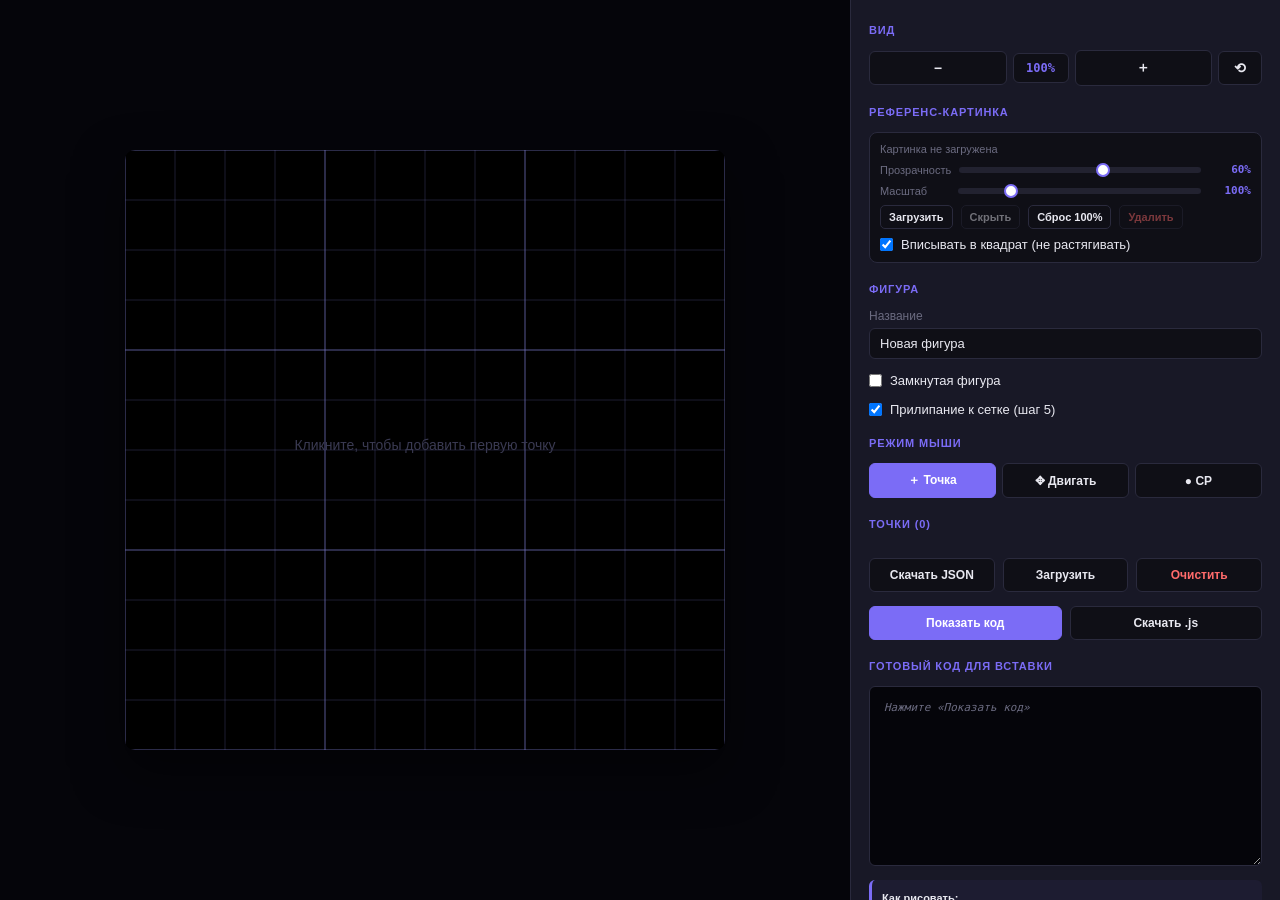
<file: editors/lineeditor.html>
<!DOCTYPE html>
<html lang="ru">
<head>
<meta charset="UTF-8">
<meta name="viewport" content="width=device-width, initial-scale=1.0">
<title>Редактор фигур</title>
<style>
:root{
  --bg:#0d0d14; --bg2:#181826; --bg3:#0f0f16; --border:#2a2a3d;
  --text:#e8e8f0; --muted:#6b6b80; --accent:#7b6cf6;
  --green:#6bcf7f; --red:#ff6b6b; --yellow:#ffd93d;
}
*{margin:0;padding:0;box-sizing:border-box;}
body{
  font-family:-apple-system,BlinkMacSystemFont,'Segoe UI',sans-serif;
  background:var(--bg);color:var(--text);
  height:100vh;display:flex;overflow:hidden;
}
#canvas-wrap{
  flex:1;display:flex;align-items:center;justify-content:center;
  background:#05050a;padding:20px;min-width:0;
}
canvas{
  background:#000;border-radius:10px;
  box-shadow:0 20px 50px rgba(0,0,0,.5);
  cursor:crosshair;touch-action:none;
  max-width:100%;max-height:100%;
}
#sidebar{
  width:430px;background:var(--bg2);border-left:1px solid var(--border);
  padding:18px;overflow-y:auto;display:flex;flex-direction:column;gap:14px;
  flex-shrink:0;
}
h2{
  font-size:11px;font-weight:700;text-transform:uppercase;
  letter-spacing:.08em;color:var(--accent);margin-top:6px;
}
.field{display:flex;flex-direction:column;gap:5px;}
.field label{font-size:12px;color:var(--muted);}
input[type=text]{
  background:var(--bg3);border:1px solid var(--border);color:var(--text);
  padding:7px 10px;border-radius:6px;font-family:inherit;font-size:13px;
  width:100%;outline:none;
}
input[type=text]:focus{border-color:var(--accent);}
.checkbox-line{
  display:flex;align-items:center;gap:8px;font-size:13px;
  cursor:pointer;user-select:none;
}
.checkbox-line input{cursor:pointer;}
.modes{display:flex;gap:6px;}
.modes button{
  flex:1;padding:8px 4px;background:var(--bg3);border:1px solid var(--border);
  color:var(--text);border-radius:6px;cursor:pointer;font-family:inherit;
  font-size:12px;font-weight:600;transition:background .15s,border-color .15s;
}
.modes button:hover{background:#222232;}
.modes button.active{background:var(--accent);border-color:var(--accent);color:#fff;}

/* --- Zoom controls --- */
.zoom-row{display:flex;gap:6px;align-items:center;}
.zoom-row button{
  flex:1;padding:8px 4px;background:var(--bg3);
  border:1px solid var(--border);color:var(--text);
  border-radius:6px;cursor:pointer;font-family:inherit;
  font-size:14px;font-weight:700;transition:background .15s,border-color .15s;
}
.zoom-row button:hover{background:#222232;border-color:#3a3a52;}
.zoom-value{
  font-family:'SF Mono',Menlo,Consolas,monospace;
  font-size:12px;font-weight:700;color:var(--accent);
  min-width:56px;text-align:center;
  padding:7px 0;background:var(--bg3);
  border:1px solid var(--border);border-radius:6px;
}

.anchors{
  display:flex;flex-direction:column;gap:5px;
  max-height:320px;overflow-y:auto;padding-right:4px;
}
.anchors::-webkit-scrollbar{width:6px;}
.anchors::-webkit-scrollbar-thumb{background:var(--border);border-radius:3px;}
.anchor-row{
  display:grid;
  grid-template-columns:26px 1fr 1fr 46px 30px 28px;
  gap:4px;align-items:center;font-size:11px;padding:5px 6px;
  background:var(--bg3);border:1px solid var(--border);
  border-radius:6px;font-family:'SF Mono',Menlo,Consolas,monospace;
  transition:box-shadow .1s, border-color .1s;
}
.anchor-row.is-cp{border-color:var(--accent);background:rgba(123,108,246,.10);}
.anchor-row.is-start{border-color:var(--green);box-shadow:0 0 8px rgba(107,207,127,.25);}
.anchor-row.is-selected{
  border-color:var(--yellow);
  box-shadow:0 0 0 2px rgba(255,217,61,.6), 0 0 12px rgba(255,217,61,.35);
}
.anchor-row .idx{
  color:var(--muted);text-align:center;font-weight:700;font-size:12px;
}
.anchor-row.is-selected .idx{color:var(--yellow);}
.anchor-row input[type=number]{
  padding:4px 5px;font-size:12px;text-align:center;
  background:#05050a;border:1px solid var(--border);
  color:var(--text);border-radius:4px;outline:none;width:100%;
  font-family:inherit;font-weight:600;
  -moz-appearance:textfield;appearance:textfield;
}
.anchor-row input[type=number]::-webkit-outer-spin-button,
.anchor-row input[type=number]::-webkit-inner-spin-button{
  -webkit-appearance:none;margin:0;
}
.anchor-row input[type=number]:hover{border-color:#3a3a52;}
.anchor-row input[type=number]:focus{
  border-color:var(--accent);background:#0a0a14;
  box-shadow:0 0 0 2px rgba(123,108,246,.25);
}
.cp-toggle{
  display:flex;align-items:center;justify-content:center;gap:3px;
  cursor:pointer;font-size:10px;font-weight:700;color:var(--muted);
  user-select:none;
}
.cp-toggle input{cursor:pointer;width:13px;height:13px;margin:0;}
.anchor-row.is-cp .cp-toggle{color:var(--accent);}
.seg-btn{
  width:30px;height:24px;background:transparent;border:1px solid var(--border);
  color:var(--muted);border-radius:4px;cursor:pointer;font-family:inherit;
  font-size:11px;font-weight:700;transition:background .15s;
}
.seg-btn:hover{background:#222232;}
.seg-btn.curve{background:var(--accent);border-color:var(--accent);color:#fff;}
.del-btn{
  width:26px;height:24px;background:transparent;border:1px solid var(--border);
  color:var(--red);border-radius:4px;cursor:pointer;font-family:inherit;
  font-size:13px;font-weight:700;line-height:1;
}
.del-btn:hover{background:rgba(255,107,107,.15);border-color:var(--red);}
.row-btns{display:flex;gap:8px;}
.row-btns button{
  flex:1;padding:9px 8px;border-radius:6px;border:1px solid var(--border);
  background:var(--bg3);color:var(--text);font-family:inherit;
  font-size:12px;font-weight:600;cursor:pointer;
  transition:background .15s,border-color .15s;
}
.row-btns button:hover{background:#222232;border-color:#3a3a52;}
.row-btns button.primary{background:var(--accent);border-color:var(--accent);color:#fff;}
.row-btns button.primary:hover{background:#8a7cff;}
.row-btns button.danger{color:var(--red);}
.row-btns button.danger:hover{background:rgba(255,107,107,.12);border-color:var(--red);}
#output{
  font-family:'SF Mono',Menlo,Consolas,monospace;
  font-size:11px;line-height:1.55;background:#05050a;
  border:1px solid var(--border);border-radius:6px;padding:12px 14px;
  white-space:pre-wrap;word-break:break-word;
  overflow-y:auto;overflow-x:hidden;
  min-height:180px;max-height:45vh;color:var(--green);
  user-select:text;-webkit-user-select:text;
  resize:vertical;
}
#output:empty::before{content:'Нажмите «Показать код»';color:var(--muted);font-style:italic;}
.hint{
  font-size:11px;color:var(--muted);line-height:1.6;padding:10px;
  background:rgba(123,108,246,.05);border-radius:6px;
  border-left:3px solid var(--accent);
}
.hint b{color:var(--text);}
.hint kbd{
  display:inline-block;padding:1px 6px;font-family:monospace;
  font-size:11px;background:var(--bg3);border:1px solid var(--border);
  border-radius:3px;color:var(--text);font-weight:700;
}
.ref-box{
  display:flex;flex-direction:column;gap:8px;
  padding:10px;background:var(--bg3);border:1px solid var(--border);
  border-radius:8px;
}
.ref-status{
  font-size:11px;color:var(--muted);
  white-space:nowrap;overflow:hidden;text-overflow:ellipsis;
}
.ref-status.has-img{color:var(--green);}
.ref-controls{display:flex;gap:8px;align-items:center;}
.ref-controls > span:first-child{
  font-size:11px;color:var(--muted);min-width:70px;
}
.ref-controls input[type=range]{
  flex:1;-webkit-appearance:none;appearance:none;
  height:6px;border-radius:3px;background:#222230;outline:none;
}
.ref-controls input[type=range]::-webkit-slider-thumb{
  -webkit-appearance:none;appearance:none;
  width:14px;height:14px;border-radius:50%;
  background:#fff;border:2px solid var(--accent);cursor:pointer;
}
.ref-controls input[type=range]::-moz-range-thumb{
  width:14px;height:14px;border-radius:50%;
  background:#fff;border:2px solid var(--accent);cursor:pointer;
}
.ref-controls .opacity-val{
  font-size:11px;color:var(--accent);font-weight:700;
  min-width:42px;text-align:right;font-family:monospace;
}
.ref-small-btn{
  padding:5px 8px;font-size:11px;font-weight:600;
  background:transparent;border:1px solid var(--border);
  color:var(--text);border-radius:5px;cursor:pointer;
  font-family:inherit;
}
.ref-small-btn:hover{background:#222232;border-color:#3a3a52;}
.ref-small-btn.danger{color:var(--red);}
.ref-small-btn.danger:hover{background:rgba(255,107,107,.12);border-color:var(--red);}
.ref-small-btn:disabled{opacity:.45;cursor:not-allowed;}
@media (max-width:900px){
  body{flex-direction:column;}
  #canvas-wrap{height:55vh;flex:none;}
  #sidebar{width:100%;flex:1;}
}
</style>
</head>
<body>

<div id="canvas-wrap">
  <canvas id="c" width="600" height="600"></canvas>
</div>

<div id="sidebar">
  <h2>Вид</h2>
  <div class="zoom-row">
    <button id="zoom-out-btn" title="Уменьшить (−)">−</button>
    <span class="zoom-value" id="zoom-value">100%</span>
    <button id="zoom-in-btn" title="Увеличить (+)">＋</button>
    <button id="zoom-reset-btn" title="Сброс (0)" style="flex:0 0 44px;">⟲</button>
  </div>

  <h2>Референс-картинка</h2>
  <div class="ref-box">
    <span class="ref-status" id="ref-status">Картинка не загружена</span>
    <div class="ref-controls">
      <span>Прозрачность</span>
      <input type="range" id="ref-opacity" min="0" max="100" value="60">
      <span class="opacity-val" id="ref-opacity-val">60%</span>
    </div>
    <div class="ref-controls">
      <span>Масштаб</span>
      <input type="range" id="ref-scale" min="25" max="400" value="100">
      <span class="opacity-val" id="ref-scale-val">100%</span>
    </div>
    <div class="ref-controls">
      <button class="ref-small-btn" id="ref-load-btn">Загрузить</button>
      <button class="ref-small-btn" id="ref-toggle-btn" disabled>Скрыть</button>
      <button class="ref-small-btn" id="ref-reset-scale-btn">Сброс 100%</button>
      <button class="ref-small-btn danger" id="ref-remove-btn" disabled>Удалить</button>
    </div>
    <label class="checkbox-line">
      <input type="checkbox" id="ref-fit-input" checked>
      Вписывать в квадрат (не растягивать)
    </label>
  </div>

  <h2>Фигура</h2>
  <div class="field">
    <label>Название</label>
    <input type="text" id="name-input" value="Новая фигура">
  </div>
  <label class="checkbox-line">
    <input type="checkbox" id="closed-input"> Замкнутая фигура
  </label>
  <label class="checkbox-line">
    <input type="checkbox" id="snap-input" checked> Прилипание к сетке (шаг 5)
  </label>

  <h2>Режим мыши</h2>
  <div class="modes">
    <button data-mode="add" class="active">＋ Точка</button>
    <button data-mode="move">✥ Двигать</button>
    <button data-mode="cp">● CP</button>
  </div>

  <h2>Точки (<span id="anchor-count">0</span>)</h2>
  <div class="anchors" id="anchor-list"></div>

  <div class="row-btns">
    <button id="save-json-btn">Скачать JSON</button>
    <button id="load-btn">Загрузить</button>
    <button id="clear-btn" class="danger">Очистить</button>
  </div>
  <div class="row-btns">
    <button id="show-btn" class="primary">Показать код</button>
    <button id="save-js-btn">Скачать .js</button>
  </div>

  <h2>Готовый код для вставки</h2>
  <div id="output"></div>

  <div class="hint">
    <b>Как рисовать:</b><br>
    • Клик по пустому месту — добавить точку.<br>
    • Клик по точке и тянуть — переместить.<br>
    • Клик по точке — выделить её.<br>
    • Правый клик по точке — удалить.<br>
    • Галочка <b>CP</b> — пометить точку сохранения.<br>
    • Кнопка <b>L</b>/<b>K</b> — тип сегмента после этой точки.<br>
    <br>
    <b>Клавиши</b> (для выделенной точки):<br>
    • <kbd>L</kbd> или <kbd>Д</kbd> — сегмент линией<br>
    • <kbd>K</kbd> или <kbd>Л</kbd> — сегмент кривой<br>
    • <kbd>Delete</kbd> — удалить точку<br>
    <br>
    <b>Холст:</b><br>
    • Колесо мыши — зум<br>
    • Средняя кнопка мыши — панорама<br>
    • <kbd>+</kbd> / <kbd>−</kbd> / <kbd>0</kbd> — зум, сброс
  </div>
</div>

<input type="file" id="file-input" accept=".json,application/json" style="display:none">
<input type="file" id="img-input" accept="image/*" style="display:none">

<script>
(function() {
  'use strict';

  const canvas = document.getElementById('c');
  const ctx = canvas.getContext('2d');
  const SIZE = 600;
  const DESIGN = 300;
  const SCALE = SIZE / DESIGN;
  const SNAP = 5;
  const ZOOM_MIN = 0.25;
  const ZOOM_MAX = 8;

  const state = {
    name: 'Новая фигура',
    closed: false,
    anchors: [],
    segs: [],
    mode: 'add',
    selected: -1,
    zoom: 1,
    panX: 0,
    panY: 0,
    refImage: null,
    refVisible: true,
    refOpacity: 0.6,
    refFit: true,
    refScale: 1,
    refName: '',
  };

  let snapEnabled = true;
  let dragTarget = null;
  let panStart = null;

  function snap(v) { return snapEnabled ? Math.round(v / SNAP) * SNAP : v; }
  function dist(ax, ay, bx, by) { return Math.hypot(ax - bx, ay - by); }

  /* ============ Зум / панорама ============ */

  function updateZoomUI() {
    const el = document.getElementById('zoom-value');
    if (el) el.textContent = Math.round(state.zoom * 100) + '%';
  }

  function setZoomAtPoint(newZoom, cx, cy) {
    newZoom = Math.max(ZOOM_MIN, Math.min(ZOOM_MAX, newZoom));
    if (newZoom === state.zoom) return;
    const canvasX = (cx - state.panX) / state.zoom;
    const canvasY = (cy - state.panY) / state.zoom;
    state.zoom = newZoom;
    state.panX = cx - canvasX * newZoom;
    state.panY = cy - canvasY * newZoom;
    updateZoomUI();
    draw();
  }

  function zoomIn()    { setZoomAtPoint(state.zoom * 1.25, SIZE / 2, SIZE / 2); }
  function zoomOut()   { setZoomAtPoint(state.zoom / 1.25, SIZE / 2, SIZE / 2); }
  function zoomReset() {
    state.zoom = 1; state.panX = 0; state.panY = 0;
    updateZoomUI();
    draw();
  }

  function getVisibleDesignRange() {
    const x0 = ((0 - state.panX) / state.zoom) / SCALE;
    const y0 = ((0 - state.panY) / state.zoom) / SCALE;
    const x1 = ((SIZE - state.panX) / state.zoom) / SCALE;
    const y1 = ((SIZE - state.panY) / state.zoom) / SCALE;
    return { x0, y0, x1, y1 };
  }

  /* ============ Сэмплирование ============ */

  function sampleSeg(a, b, seg) {
    const out = [];
    if (!seg || seg.type !== 'curve') {
      out.push({ x: +b.x.toFixed(1), y: +b.y.toFixed(1) });
      return out;
    }
    const { c1x, c1y, c2x, c2y } = seg;

    const approxLen =
      Math.hypot(c1x - a.x, c1y - a.y) +
      Math.hypot(c2x - c1x, c2y - c1y) +
      Math.hypot(b.x - c2x, b.y - c2y);
    const N = Math.max(16, Math.min(96, Math.round(approxLen / 2.5)));

    for (let j = 1; j <= N; j++) {
      const t = j / N, mt = 1 - t;
      const x = mt*mt*mt*a.x + 3*mt*mt*t*c1x + 3*mt*t*t*c2x + t*t*t*b.x;
      const y = mt*mt*mt*a.y + 3*mt*mt*t*c1y + 3*mt*t*t*c2y + t*t*t*b.y;
      out.push({ x: +x.toFixed(2), y: +y.toFixed(2) });
    }
    return out;
  }

  function buildSampled() {
    const { anchors, segs, closed } = state;
    if (anchors.length === 0) return { points: [], checkpoints: [] };

    const points = [{ x: +anchors[0].x.toFixed(1), y: +anchors[0].y.toFixed(1) }];
    const anchorMap = [0];

    const numSegs = closed ? anchors.length : anchors.length - 1;
    for (let i = 0; i < numSegs; i++) {
      const a = anchors[i];
      const b = anchors[(i + 1) % anchors.length];
      const sub = sampleSeg(a, b, segs[i]);
      const nextIdx = (i + 1) % anchors.length;
      anchorMap[nextIdx] = points.length + sub.length - 1;
      for (const p of sub) points.push(p);
    }

    if (closed && points.length > 1) {
      const last = points[points.length - 1];
      const first = points[0];
      if (Math.abs(last.x - first.x) < 0.05 && Math.abs(last.y - first.y) < 0.05) {
        points.pop();
        anchorMap[0] = 0;
      }
    }

    const checkpoints = [];
    for (let i = 0; i < anchors.length; i++) {
      if (!anchors[i].cp) continue;
      const idx = anchorMap[i];
      if (idx === undefined || idx >= points.length) continue;
      checkpoints.push(idx);
    }

    return { points, checkpoints };
  }

  /* ============ Отрисовка ============ */

  function drawReference() {
    if (!state.refImage || !state.refVisible) return;
    const img = state.refImage;
    const alpha = state.refOpacity;
    if (alpha <= 0.001) return;

    let baseW, baseH;
    if (state.refFit) {
      const ratio = Math.min(SIZE / img.width, SIZE / img.height);
      baseW = img.width * ratio;
      baseH = img.height * ratio;
    } else {
      baseW = SIZE;
      baseH = SIZE;
    }

    const w = baseW * state.refScale;
    const h = baseH * state.refScale;
    const x = (SIZE - w) / 2;
    const y = (SIZE - h) / 2;

    ctx.save();
    ctx.globalAlpha = alpha;
    ctx.beginPath();
    ctx.rect(0, 0, SIZE, SIZE);
    ctx.clip();
    ctx.drawImage(img, x, y, w, h);
    ctx.restore();
  }

  function drawGrid() {
    const vis = getVisibleDesignRange();

    // Мелкая сетка (шаг 25)
    ctx.strokeStyle = 'rgba(80,80,140,0.35)';
    ctx.lineWidth = 1 / state.zoom;

    const gx0 = Math.floor(vis.x0 / 25) * 25 - 25;
    const gx1 = Math.ceil(vis.x1 / 25) * 25 + 25;
    const gy0 = Math.floor(vis.y0 / 25) * 25 - 25;
    const gy1 = Math.ceil(vis.y1 / 25) * 25 + 25;

    for (let i = gx0; i <= gx1; i += 25) {
      const s = i * SCALE;
      ctx.beginPath();
      ctx.moveTo(s, vis.y0 * SCALE);
      ctx.lineTo(s, vis.y1 * SCALE);
      ctx.stroke();
    }
    for (let i = gy0; i <= gy1; i += 25) {
      const s = i * SCALE;
      ctx.beginPath();
      ctx.moveTo(vis.x0 * SCALE, s);
      ctx.lineTo(vis.x1 * SCALE, s);
      ctx.stroke();
    }

    // Крупная сетка (шаг 100)
    ctx.strokeStyle = 'rgba(120,120,200,0.55)';
    ctx.lineWidth = 1 / state.zoom;

    const GX0 = Math.floor(vis.x0 / 100) * 100 - 100;
    const GX1 = Math.ceil(vis.x1 / 100) * 100 + 100;
    const GY0 = Math.floor(vis.y0 / 100) * 100 - 100;
    const GY1 = Math.ceil(vis.y1 / 100) * 100 + 100;

    for (let i = GX0; i <= GX1; i += 100) {
      const s = i * SCALE;
      ctx.beginPath();
      ctx.moveTo(s, vis.y0 * SCALE);
      ctx.lineTo(s, vis.y1 * SCALE);
      ctx.stroke();
    }
    for (let i = GY0; i <= GY1; i += 100) {
      const s = i * SCALE;
      ctx.beginPath();
      ctx.moveTo(vis.x0 * SCALE, s);
      ctx.lineTo(vis.x1 * SCALE, s);
      ctx.stroke();
    }
  }

  function drawFigure() {
    const { points } = buildSampled();
    const ui = 1 / state.zoom;

    // Путь
    ctx.strokeStyle = '#5a5a75';
    ctx.lineWidth = 10;
    ctx.lineCap = 'round';
    ctx.lineJoin = 'round';
    ctx.beginPath();
    if (points.length > 0) {
      ctx.moveTo(points[0].x * SCALE, points[0].y * SCALE);
      for (let i = 1; i < points.length; i++) {
        ctx.lineTo(points[i].x * SCALE, points[i].y * SCALE);
      }
      if (state.closed) ctx.closePath();
    }
    ctx.stroke();

    // Ручки кривых
    for (let i = 0; i < state.segs.length; i++) {
      const seg = state.segs[i];
      if (!seg || seg.type !== 'curve') continue;
      const a = state.anchors[i];
      const b = state.anchors[(i + 1) % state.anchors.length];
      if (!a || !b) continue;

      ctx.strokeStyle = 'rgba(123,108,246,.5)';
      ctx.lineWidth = 1.5 * ui;
      ctx.setLineDash([4 * ui, 4 * ui]);
      ctx.beginPath();
      ctx.moveTo(a.x * SCALE, a.y * SCALE);
      ctx.lineTo(seg.c1x * SCALE, seg.c1y * SCALE);
      ctx.moveTo(b.x * SCALE, b.y * SCALE);
      ctx.lineTo(seg.c2x * SCALE, seg.c2y * SCALE);
      ctx.stroke();
      ctx.setLineDash([]);

      [[seg.c1x, seg.c1y], [seg.c2x, seg.c2y]].forEach(([x, y]) => {
        ctx.beginPath();
        ctx.arc(x * SCALE, y * SCALE, 5.5 * ui, 0, Math.PI * 2);
        ctx.fillStyle = '#7b6cf6';
        ctx.fill();
        ctx.strokeStyle = '#fff';
        ctx.lineWidth = 1.5 * ui;
        ctx.stroke();
      });
    }

    // Точки
    let firstCpAnchor = -1;
    for (let i = 0; i < state.anchors.length; i++) {
      if (state.anchors[i].cp) { firstCpAnchor = i; break; }
    }

    for (let i = 0; i < state.anchors.length; i++) {
      const a = state.anchors[i];
      const x = a.x * SCALE;
      const y = a.y * SCALE;
      const isCp = a.cp;
      const isStart = (i === firstCpAnchor);
      const isSelected = (i === state.selected);

      if (isSelected) {
        ctx.beginPath();
        ctx.arc(x, y, 15 * ui, 0, Math.PI * 2);
        ctx.strokeStyle = 'rgba(255,217,61,.35)';
        ctx.lineWidth = 3 * ui;
        ctx.stroke();
      }

      ctx.beginPath();
      ctx.arc(x, y, 10 * ui, 0, Math.PI * 2);
      if (isStart) ctx.fillStyle = '#a78bfa';
      else if (isCp) ctx.fillStyle = '#3a3a52';
      else ctx.fillStyle = '#181826';
      ctx.fill();
      ctx.strokeStyle = isSelected ? '#ffd93d'
                      : (isStart ? '#e0d5ff' : (isCp ? '#fff' : '#5a5a75'));
      ctx.lineWidth = (isSelected ? 2.5 : 2) * ui;
      ctx.stroke();

      ctx.fillStyle = isSelected ? '#ffd93d' : '#c8c8d8';
      ctx.font = `bold ${12 * ui}px monospace`;
      ctx.fillText(String(i), x + 14 * ui, y + 4 * ui);
    }
  }

  function draw() {
    ctx.setTransform(1, 0, 0, 1, 0, 0);
    ctx.fillStyle = '#000';
    ctx.fillRect(0, 0, SIZE, SIZE);

    ctx.save();
    ctx.translate(state.panX, state.panY);
    ctx.scale(state.zoom, state.zoom);

    drawReference();
    drawGrid();

    if (state.anchors.length > 0) {
      drawFigure();
    }

    ctx.restore();

    if (state.anchors.length === 0) {
      ctx.fillStyle = '#3a3a52';
      ctx.font = '14px -apple-system, sans-serif';
      ctx.textAlign = 'center';
      ctx.fillText('Кликните, чтобы добавить первую точку', SIZE / 2, SIZE / 2);
      ctx.textAlign = 'start';
    }
  }

  /* ============ Хит-тест ============ */

  function hitAnchor(dx, dy) {
    const r = 12 / (SCALE * state.zoom);
    for (let i = state.anchors.length - 1; i >= 0; i--) {
      const a = state.anchors[i];
      if (dist(a.x, a.y, dx, dy) <= r) return i;
    }
    return -1;
  }

  function hitControl(dx, dy) {
    const r = 10 / (SCALE * state.zoom);
    for (let i = 0; i < state.segs.length; i++) {
      const seg = state.segs[i];
      if (!seg || seg.type !== 'curve') continue;
      if (dist(seg.c1x, seg.c1y, dx, dy) <= r) return { segIdx: i, which: 'c1' };
      if (dist(seg.c2x, seg.c2y, dx, dy) <= r) return { segIdx: i, which: 'c2' };
    }
    return null;
  }

  function getPos(e) {
    const rect = canvas.getBoundingClientRect();
    const px = (e.clientX - rect.left) * (SIZE / rect.width);
    const py = (e.clientY - rect.top) * (SIZE / rect.height);
    const cx = (px - state.panX) / state.zoom;
    const cy = (py - state.panY) / state.zoom;
    return { dx: cx / SCALE, dy: cy / SCALE };
  }

  /* ============ Указатель ============ */

  canvas.addEventListener('pointerdown', e => {
    if (e.button === 2) return;

    if (e.button === 1) {
      e.preventDefault();
      panStart = {
        clientX: e.clientX, clientY: e.clientY,
        panX: state.panX, panY: state.panY
      };
      try { canvas.setPointerCapture(e.pointerId); } catch(_) {}
      canvas.style.cursor = 'grabbing';
      return;
    }

    e.preventDefault();
    const { dx, dy } = getPos(e);
    const ctrl = hitControl(dx, dy);
    if (ctrl) {
      dragTarget = { kind: ctrl.which, segIdx: ctrl.segIdx };
      canvas.setPointerCapture(e.pointerId);
      return;
    }

    const aIdx = hitAnchor(dx, dy);

    if (state.mode === 'add') {
      if (aIdx >= 0) {
        state.selected = aIdx;
        dragTarget = { kind: 'anchor', idx: aIdx };
      } else {
        addAnchor(snap(dx), snap(dy));
        return;
      }
    } else if (state.mode === 'move') {
      if (aIdx >= 0) {
        state.selected = aIdx;
        dragTarget = { kind: 'anchor', idx: aIdx };
      }
    } else if (state.mode === 'cp') {
      if (aIdx >= 0) {
        state.anchors[aIdx].cp = !state.anchors[aIdx].cp;
        rebuildUI();
        draw();
      }
      return;
    }

    if (dragTarget) canvas.setPointerCapture(e.pointerId);
    rebuildUI();
    draw();
  });

  canvas.addEventListener('pointermove', e => {
    if (panStart) {
      const rect = canvas.getBoundingClientRect();
      const sx = SIZE / rect.width;
      const sy = SIZE / rect.height;
      state.panX = panStart.panX + (e.clientX - panStart.clientX) * sx;
      state.panY = panStart.panY + (e.clientY - panStart.clientY) * sy;
      draw();
      return;
    }
    if (!dragTarget) return;
    const { dx, dy } = getPos(e);
    const x = Math.max(0, Math.min(DESIGN, snap(dx)));
    const y = Math.max(0, Math.min(DESIGN, snap(dy)));

    if (dragTarget.kind === 'anchor') {
      state.anchors[dragTarget.idx].x = +x.toFixed(1);
      state.anchors[dragTarget.idx].y = +y.toFixed(1);
    } else {
      const seg = state.segs[dragTarget.segIdx];
      if (seg) {
        if (dragTarget.kind === 'c1') { seg.c1x = +x.toFixed(1); seg.c1y = +y.toFixed(1); }
        else { seg.c2x = +x.toFixed(1); seg.c2y = +y.toFixed(1); }
      }
    }
    rebuildUI();
    draw();
  });

  canvas.addEventListener('pointerup', e => {
    if (panStart) {
      panStart = null;
      canvas.style.cursor = state.mode === 'move' ? 'grab' : 'crosshair';
      try { canvas.releasePointerCapture(e.pointerId); } catch(_) {}
      return;
    }
    dragTarget = null;
    try { canvas.releasePointerCapture(e.pointerId); } catch(_) {}
  });

  canvas.addEventListener('pointercancel', () => {
    panStart = null;
    dragTarget = null;
  });

  canvas.addEventListener('contextmenu', e => {
    e.preventDefault();
    const { dx, dy } = getPos(e);
    const aIdx = hitAnchor(dx, dy);
    if (aIdx >= 0) deleteAnchor(aIdx);
  });

  canvas.addEventListener('wheel', e => {
    e.preventDefault();
    const rect = canvas.getBoundingClientRect();
    const mx = (e.clientX - rect.left) * (SIZE / rect.width);
    const my = (e.clientY - rect.top) * (SIZE / rect.height);

    const factor = e.deltaY < 0 ? 1.15 : 1 / 1.15;
    const newZoom = Math.max(ZOOM_MIN, Math.min(ZOOM_MAX, state.zoom * factor));
    if (newZoom === state.zoom) return;

    const canvasX = (mx - state.panX) / state.zoom;
    const canvasY = (my - state.panY) / state.zoom;

    state.zoom = newZoom;
    state.panX = mx - canvasX * newZoom;
    state.panY = my - canvasY * newZoom;

    updateZoomUI();
    draw();
  }, { passive: false });

  /* ============ Операции с точками ============ */

  function syncSegs() {
    const need = state.closed
      ? state.anchors.length
      : Math.max(0, state.anchors.length - 1);
    while (state.segs.length < need) state.segs.push({ type: 'line' });
    while (state.segs.length > need) state.segs.pop();
  }

  function addAnchor(x, y) {
    const wasEmpty = state.anchors.length === 0;
    state.anchors.push({ x: +x.toFixed(1), y: +y.toFixed(1), cp: wasEmpty });
    state.selected = state.anchors.length - 1;
    syncSegs();
    rebuildUI();
    draw();
  }

  function deleteAnchor(idx) {
    if (idx < 0 || idx >= state.anchors.length) return;
    state.anchors.splice(idx, 1);
    if (state.segs.length > 0) {
      if (idx < state.segs.length) state.segs.splice(idx, 1);
      else state.segs.pop();
    }
    if (state.selected === idx) state.selected = -1;
    else if (state.selected > idx) state.selected--;
    syncSegs();
    rebuildUI();
    draw();
  }

  function toggleSegType(i) {
    const seg = state.segs[i];
    if (!seg) return;
    if (seg.type === 'line') {
      seg.type = 'curve';
      const a = state.anchors[i];
      const b = state.anchors[(i + 1) % state.anchors.length];
      seg.c1x = +(a.x + (b.x - a.x) / 3).toFixed(1);
      seg.c1y = +(a.y + (b.y - a.y) / 3).toFixed(1);
      seg.c2x = +(a.x + 2 * (b.x - a.x) / 3).toFixed(1);
      seg.c2y = +(a.y + 2 * (b.y - a.y) / 3).toFixed(1);
    } else {
      seg.type = 'line';
      delete seg.c1x; delete seg.c1y; delete seg.c2x; delete seg.c2y;
    }
    rebuildUI();
    draw();
  }

  function pickSegmentIndex() {
    const n = state.anchors.length;
    const need = state.closed ? n : Math.max(0, n - 1);
    if (need === 0) return -1;
    let idx = state.selected;
    if (idx < 0 || idx >= n) idx = n - 1;
    if (idx >= need) idx = need - 1;
    return idx;
  }

  /* ============ Горячие клавиши ============ */

  window.addEventListener('keydown', e => {
    if (e.repeat) return;
    if (e.ctrlKey || e.metaKey || e.altKey) return;

    /* Игнорируем только текстовые поля.
       Чекбоксы и кнопки — не мешают. */
    const el = document.activeElement;
    const tag = el ? el.tagName : '';
    const type = el ? (el.type || '') : '';
    if (tag === 'TEXTAREA') return;
    if (tag === 'INPUT' && (
      type === 'text' || type === 'number' ||
      type === 'search' || type === 'email' ||
      type === 'password' || type === 'url'
    )) return;

    const key = e.key.toLowerCase();

    /* Линия: L (лат.) или Д (кир. на той же клавише) */
    if (key === 'l' || key === 'д') {
      const idx = pickSegmentIndex();
      if (idx < 0) return;
      const seg = state.segs[idx];
      if (seg && seg.type === 'curve') {
        e.preventDefault();
        toggleSegType(idx);
      }
      return;
    }

    /* Кривая: K (лат.) или Л (кир. на той же клавише) */
    if (key === 'k' || key === 'л') {
      const idx = pickSegmentIndex();
      if (idx < 0) return;
      const seg = state.segs[idx];
      if (seg && seg.type === 'line') {
        e.preventDefault();
        toggleSegType(idx);
      }
      return;
    }

    if (key === 'delete' || key === 'backspace') {
      if (state.selected >= 0) {
        e.preventDefault();
        deleteAnchor(state.selected);
      }
      return;
    }

    /* Зум */
    if (key === '+' || key === '=') { e.preventDefault(); zoomIn(); return; }
    if (key === '-' || key === '_') { e.preventDefault(); zoomOut(); return; }
    if (key === '0') { e.preventDefault(); zoomReset(); return; }
  });

  /* ============ DOM ============ */

  const nameInput = document.getElementById('name-input');
  const closedInput = document.getElementById('closed-input');
  const snapInput = document.getElementById('snap-input');
  const anchorList = document.getElementById('anchor-list');
  const anchorCount = document.getElementById('anchor-count');
  const output = document.getElementById('output');

  const refStatus = document.getElementById('ref-status');
  const refOpacity = document.getElementById('ref-opacity');
  const refOpacityVal = document.getElementById('ref-opacity-val');
  const refScale = document.getElementById('ref-scale');
  const refScaleVal = document.getElementById('ref-scale-val');
  const refLoadBtn = document.getElementById('ref-load-btn');
  const refToggleBtn = document.getElementById('ref-toggle-btn');
  const refRemoveBtn = document.getElementById('ref-remove-btn');
  const refResetScaleBtn = document.getElementById('ref-reset-scale-btn');
  const refFitInput = document.getElementById('ref-fit-input');
  const imgInput = document.getElementById('img-input');

  document.getElementById('zoom-in-btn').addEventListener('click', zoomIn);
  document.getElementById('zoom-out-btn').addEventListener('click', zoomOut);
  document.getElementById('zoom-reset-btn').addEventListener('click', zoomReset);

  nameInput.addEventListener('input', () => {
    state.name = nameInput.value || 'Без имени';
  });

  closedInput.addEventListener('change', () => {
    state.closed = closedInput.checked;
    syncSegs();
    rebuildUI();
    draw();
    closedInput.blur();  // возвращаем фокус на холст
  });

  snapInput.addEventListener('change', () => {
    snapEnabled = snapInput.checked;
    snapInput.blur();
  });

  document.querySelectorAll('.modes button').forEach(btn => {
    btn.addEventListener('click', () => {
      document.querySelectorAll('.modes button').forEach(b => b.classList.remove('active'));
      btn.classList.add('active');
      state.mode = btn.dataset.mode;
      canvas.style.cursor = state.mode === 'move' ? 'grab' : 'crosshair';
    });
  });

  /* ============ Референс ============ */

  refLoadBtn.addEventListener('click', () => imgInput.click());

  imgInput.addEventListener('change', e => {
    const file = e.target.files[0];
    if (!file) return;
    const reader = new FileReader();
    reader.onload = () => {
      const img = new Image();
      img.onload = () => {
        state.refImage = img;
        state.refVisible = true;
        state.refName = file.name;
        refStatus.textContent = file.name + ' · ' + img.width + '×' + img.height;
        refStatus.classList.add('has-img');
        refToggleBtn.disabled = false;
        refToggleBtn.textContent = 'Скрыть';
        refRemoveBtn.disabled = false;
        draw();
      };
      img.onerror = () => alert('Не удалось прочитать картинку');
      img.src = reader.result;
    };
    reader.readAsDataURL(file);
    imgInput.value = '';
  });

  refOpacity.addEventListener('input', () => {
    const v = parseInt(refOpacity.value, 10);
    state.refOpacity = v / 100;
    refOpacityVal.textContent = v + '%';
    draw();
  });

  refScale.addEventListener('input', () => {
    const v = parseInt(refScale.value, 10);
    state.refScale = v / 100;
    refScaleVal.textContent = v + '%';
    draw();
  });

  refResetScaleBtn.addEventListener('click', () => {
    state.refScale = 1;
    refScale.value = '100';
    refScaleVal.textContent = '100%';
    draw();
  });

  refToggleBtn.addEventListener('click', () => {
    if (!state.refImage) return;
    state.refVisible = !state.refVisible;
    refToggleBtn.textContent = state.refVisible ? 'Скрыть' : 'Показать';
    draw();
  });

  refRemoveBtn.addEventListener('click', () => {
    state.refImage = null;
    state.refVisible = true;
    state.refName = '';
    refStatus.textContent = 'Картинка не загружена';
    refStatus.classList.remove('has-img');
    refToggleBtn.disabled = true;
    refToggleBtn.textContent = 'Скрыть';
    refRemoveBtn.disabled = true;
    draw();
  });

  refFitInput.addEventListener('change', () => {
    state.refFit = refFitInput.checked;
    draw();
  });

  /* ============ Список точек ============ */

  function rebuildUI() {
    anchorCount.textContent = String(state.anchors.length);
    anchorList.innerHTML = '';

    const need = state.closed
      ? state.anchors.length
      : Math.max(0, state.anchors.length - 1);

    let firstCpAnchor = -1;
    for (let i = 0; i < state.anchors.length; i++) {
      if (state.anchors[i].cp) { firstCpAnchor = i; break; }
    }

    for (let i = 0; i < state.anchors.length; i++) {
      const a = state.anchors[i];
      const row = document.createElement('div');
      row.className = 'anchor-row';
      if (a.cp) row.classList.add('is-cp');
      if (i === firstCpAnchor) row.classList.add('is-start');
      if (i === state.selected) row.classList.add('is-selected');

      row.addEventListener('click', ev => {
        if (ev.target.tagName === 'INPUT' || ev.target.tagName === 'BUTTON') return;
        state.selected = i;
        rebuildUI();
        draw();
      });

      const idx = document.createElement('span');
      idx.className = 'idx';
      idx.textContent = String(i);
      row.appendChild(idx);

      const xin = document.createElement('input');
      xin.type = 'number';
      xin.value = Math.round(a.x);
      xin.step = 1;
      xin.min = 0;
      xin.max = DESIGN;
      xin.addEventListener('change', () => {
        a.x = Math.max(0, Math.min(DESIGN, +xin.value || 0));
        state.selected = i;
        draw();
      });
      row.appendChild(xin);

      const yin = document.createElement('input');
      yin.type = 'number';
      yin.value = Math.round(a.y);
      yin.step = 1;
      yin.min = 0;
      yin.max = DESIGN;
      yin.addEventListener('change', () => {
        a.y = Math.max(0, Math.min(DESIGN, +yin.value || 0));
        state.selected = i;
        draw();
      });
      row.appendChild(yin);

      const cpLabel = document.createElement('label');
      cpLabel.className = 'cp-toggle';
      const cpIn = document.createElement('input');
      cpIn.type = 'checkbox';
      cpIn.checked = !!a.cp;
      cpIn.addEventListener('change', () => {
        a.cp = cpIn.checked;
        state.selected = i;
        rebuildUI();
        draw();
      });
      cpLabel.appendChild(cpIn);
      const cpText = document.createElement('span');
      cpText.textContent = 'CP';
      cpLabel.appendChild(cpText);
      row.appendChild(cpLabel);

      if (i < need) {
        const seg = state.segs[i];
        const segBtn = document.createElement('button');
        segBtn.className = 'seg-btn' + (seg && seg.type === 'curve' ? ' curve' : '');
        segBtn.textContent = seg && seg.type === 'curve' ? 'K' : 'L';
        segBtn.title = (seg && seg.type === 'curve')
          ? 'Кривая → линия (L / Д)'
          : 'Линия → кривая (K / Л)';
        segBtn.addEventListener('click', () => {
          state.selected = i;
          toggleSegType(i);
        });
        row.appendChild(segBtn);
      } else {
        row.appendChild(document.createElement('span'));
      }

      const del = document.createElement('button');
      del.className = 'del-btn';
      del.textContent = '×';
      del.title = 'Удалить точку (Delete)';
      del.addEventListener('click', () => deleteAnchor(i));
      row.appendChild(del);

      anchorList.appendChild(row);
    }
  }

  /* ============ Экспорт ============ */

  function buildJS() {
    const { points, checkpoints } = buildSampled();
    const ptsStr = points.map(p => `{ x: ${p.x}, y: ${p.y} }`).join(', ');
    const cpsStr = checkpoints.join(', ');
    return `makeFigure({
    name: '${state.name}',
    closed: ${state.closed},
    points: [${ptsStr}],
    checkpointIndices: [${cpsStr}]
})`;
  }

  function buildFullState() {
    return {
      name: state.name,
      closed: state.closed,
      anchors: state.anchors.map(a => ({ x: a.x, y: a.y, cp: !!a.cp })),
      segs: state.segs.map(s => {
        if (s.type === 'curve') {
          return { type: 'curve', c1x: s.c1x, c1y: s.c1y, c2x: s.c2x, c2y: s.c2y };
        }
        return { type: 'line' };
      })
    };
  }

  function download(filename, content) {
    const blob = new Blob([content], { type: 'text/plain;charset=utf-8' });
    const url = URL.createObjectURL(blob);
    const a = document.createElement('a');
    a.href = url;
    a.download = filename;
    document.body.appendChild(a);
    a.click();
    document.body.removeChild(a);
    setTimeout(() => URL.revokeObjectURL(url), 1000);
  }

  document.getElementById('save-json-btn').addEventListener('click', () => {
    download('figure-state.json', JSON.stringify(buildFullState(), null, 2));
  });

  document.getElementById('save-js-btn').addEventListener('click', () => {
    download('figure.js', buildJS());
  });

  document.getElementById('show-btn').addEventListener('click', () => {
    output.textContent = buildJS();
    output.scrollTop = 0;
  });

  document.getElementById('clear-btn').addEventListener('click', () => {
    if (!confirm('Очистить фигуру?')) return;
    state.anchors = [];
    state.segs = [];
    state.name = 'Новая фигура';
    state.closed = false;
    state.selected = -1;
    nameInput.value = state.name;
    closedInput.checked = false;
    output.textContent = '';
    rebuildUI();
    draw();
  });

  const fileInput = document.getElementById('file-input');
  document.getElementById('load-btn').addEventListener('click', () => fileInput.click());
  fileInput.addEventListener('change', e => {
    const file = e.target.files[0];
    if (!file) return;
    const reader = new FileReader();
    reader.onload = () => {
      try {
        const data = JSON.parse(reader.result);
        state.name = data.name || 'Фигура';
        state.closed = !!data.closed;
        state.anchors = (data.anchors || []).map(a => ({
          x: +a.x, y: +a.y, cp: !!a.cp
        }));
        state.segs = (data.segs || []).map(s => {
          if (s.type === 'curve') {
            return { type: 'curve', c1x: +s.c1x, c1y: +s.c1y, c2x: +s.c2x, c2y: +s.c2y };
          }
          return { type: 'line' };
        });
        state.selected = -1;
        syncSegs();
        nameInput.value = state.name;
        closedInput.checked = state.closed;
        rebuildUI();
        draw();
      } catch (err) {
        alert('Не удалось загрузить: ' + err.message);
      }
    };
    reader.readAsText(file);
    fileInput.value = '';
  });

  updateZoomUI();
  rebuildUI();
  draw();
})();
</script>
</body>
</html>
</file>
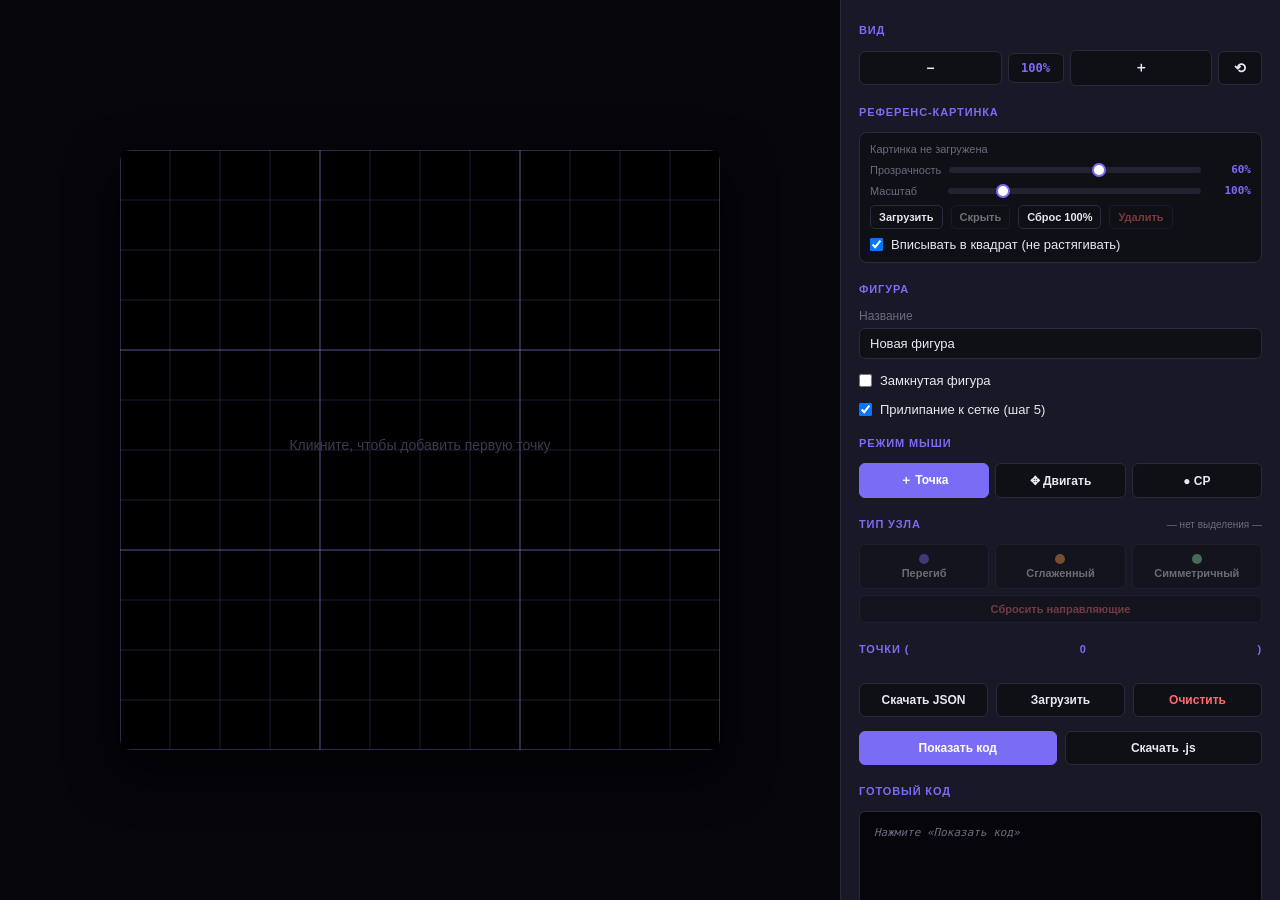
<file: editors/vectoreditor.html>
<!DOCTYPE html>
<html lang="ru">
<head>
<meta charset="UTF-8">
<meta name="viewport" content="width=device-width, initial-scale=1.0">
<title>Редактор векторных фигур</title>
<style>
:root{
  --bg:#0d0d14; --bg2:#181826; --bg3:#0f0f16; --border:#2a2a3d;
  --text:#e8e8f0; --muted:#6b6b80;
  --c-corner:#7b6cf6; --c-smooth:#ff9f40; --c-symmetric:#8ee89f;
  --green:#6bcf7f; --red:#ff6b6b; --yellow:#ffd93d;
}
*{margin:0;padding:0;box-sizing:border-box;}
body{
  font-family:-apple-system,BlinkMacSystemFont,'Segoe UI',sans-serif;
  background:var(--bg);color:var(--text);
  height:100vh;display:flex;overflow:hidden;
}
#canvas-wrap{
  flex:1;display:flex;align-items:center;justify-content:center;
  background:#05050a;padding:20px;min-width:0;
}
canvas{
  background:#000;border-radius:10px;
  box-shadow:0 20px 50px rgba(0,0,0,.5);
  cursor:crosshair;touch-action:none;
  max-width:100%;max-height:100%;
}
#sidebar{
  width:440px;background:var(--bg2);border-left:1px solid var(--border);
  padding:18px;overflow-y:auto;display:flex;flex-direction:column;gap:14px;
  flex-shrink:0;
}
h2{
  font-size:11px;font-weight:700;text-transform:uppercase;
  letter-spacing:.08em;color:var(--c-corner);margin-top:6px;
  display:flex;justify-content:space-between;align-items:baseline;
}
h2 .sub{font-size:10px;color:var(--muted);text-transform:none;letter-spacing:0;font-weight:500;}
.field{display:flex;flex-direction:column;gap:5px;}
.field label{font-size:12px;color:var(--muted);}
input[type=text]{
  background:var(--bg3);border:1px solid var(--border);color:var(--text);
  padding:7px 10px;border-radius:6px;font-family:inherit;font-size:13px;
  width:100%;outline:none;
}
input[type=text]:focus{border-color:var(--c-corner);}
.checkbox-line{
  display:flex;align-items:center;gap:8px;font-size:13px;
  cursor:pointer;user-select:none;
}
.checkbox-line input{cursor:pointer;}

.zoom-row{display:flex;gap:6px;align-items:center;}
.zoom-row button{
  flex:1;padding:8px 4px;background:var(--bg3);
  border:1px solid var(--border);color:var(--text);
  border-radius:6px;cursor:pointer;font-family:inherit;
  font-size:14px;font-weight:700;transition:background .15s,border-color .15s;
}
.zoom-row button:hover{background:#222232;border-color:#3a3a52;}
.zoom-value{
  font-family:'SF Mono',Menlo,Consolas,monospace;
  font-size:12px;font-weight:700;color:var(--c-corner);
  min-width:56px;text-align:center;
  padding:7px 0;background:var(--bg3);
  border:1px solid var(--border);border-radius:6px;
}

.modes{display:flex;gap:6px;}
.modes button{
  flex:1;padding:8px 4px;background:var(--bg3);border:1px solid var(--border);
  color:var(--text);border-radius:6px;cursor:pointer;font-family:inherit;
  font-size:12px;font-weight:600;transition:background .15s,border-color .15s;
}
.modes button:hover{background:#222232;}
.modes button.active{background:var(--c-corner);border-color:var(--c-corner);color:#fff;}

/* Node types panel */
.node-types{display:grid;grid-template-columns:1fr 1fr 1fr;gap:6px;}
.node-types button{
  padding:9px 4px;background:var(--bg3);border:1px solid var(--border);
  color:var(--text);border-radius:6px;cursor:pointer;font-family:inherit;
  font-size:11px;font-weight:700;
  display:flex;flex-direction:column;align-items:center;gap:3px;
  transition:background .15s,border-color .15s;
}
.node-types button:hover{background:#222232;}
.node-types button .dot{
  width:10px;height:10px;border-radius:50%;display:inline-block;
}
.node-types button.active{border-width:2px;background:#1c1c30;}
.node-types button[data-type="corner"].active{border-color:var(--c-corner);}
.node-types button[data-type="smooth"].active{border-color:var(--c-smooth);}
.node-types button[data-type="symmetric"].active{border-color:var(--c-symmetric);}
.node-types button:disabled{opacity:.4;cursor:not-allowed;}
.node-types .reset-btn{
  grid-column:1 / -1;padding:7px;font-size:11px;color:var(--red);
  border-color:var(--border);
}
.node-types .reset-btn:hover{background:rgba(255,107,107,.10);border-color:var(--red);}

.anchors{
  display:flex;flex-direction:column;gap:5px;
  max-height:300px;overflow-y:auto;padding-right:4px;
}
.anchors::-webkit-scrollbar{width:6px;}
.anchors::-webkit-scrollbar-thumb{background:var(--border);border-radius:3px;}

.anchor-row{
  display:grid;
  grid-template-columns:28px 1fr 1fr 42px 30px 26px;
  gap:4px;align-items:center;font-size:11px;padding:5px 6px;
  background:var(--bg3);border:1px solid var(--border);
  border-radius:6px;font-family:'SF Mono',Menlo,Consolas,monospace;
  border-left-width:3px;
  transition:box-shadow .1s, border-color .1s;
}
.anchor-row.is-cp{background:rgba(123,108,246,.10);}
.anchor-row.is-start{box-shadow:0 0 8px rgba(107,207,127,.25);}
.anchor-row.is-selected{
  box-shadow:0 0 0 2px rgba(255,217,61,.6), 0 0 12px rgba(255,217,61,.35);
}
.anchor-row .idx{
  text-align:center;font-weight:700;font-size:12px;
  display:flex;align-items:center;justify-content:center;gap:3px;
}
.anchor-row .idx-dot{
  width:8px;height:8px;border-radius:50%;
}
.anchor-row input[type=number]{
  padding:4px 5px;font-size:12px;text-align:center;
  background:#05050a;border:1px solid var(--border);
  color:var(--text);border-radius:4px;outline:none;width:100%;
  font-family:inherit;font-weight:600;
  -moz-appearance:textfield;appearance:textfield;
}
.anchor-row input[type=number]::-webkit-outer-spin-button,
.anchor-row input[type=number]::-webkit-inner-spin-button{
  -webkit-appearance:none;margin:0;
}
.anchor-row input[type=number]:focus{
  border-color:var(--c-corner);background:#0a0a14;
}
.cp-toggle{
  display:flex;align-items:center;justify-content:center;gap:3px;
  cursor:pointer;font-size:10px;font-weight:700;color:var(--muted);
  user-select:none;
}
.cp-toggle input{cursor:pointer;width:13px;height:13px;margin:0;}
.anchor-row.is-cp .cp-toggle{color:var(--c-corner);}
.type-btn{
  width:28px;height:24px;background:transparent;border:1px solid var(--border);
  border-radius:4px;cursor:pointer;font-family:inherit;
  font-size:11px;font-weight:700;
  display:flex;align-items:center;justify-content:center;
  transition:background .15s;
}
.type-btn:hover{background:#222232;}
.type-btn .dot{
  width:12px;height:12px;border-radius:50%;
}
.del-btn{
  width:24px;height:24px;background:transparent;border:1px solid var(--border);
  color:var(--red);border-radius:4px;cursor:pointer;font-family:inherit;
  font-size:13px;font-weight:700;line-height:1;
}
.del-btn:hover{background:rgba(255,107,107,.15);border-color:var(--red);}

.row-btns{display:flex;gap:8px;}
.row-btns button{
  flex:1;padding:9px 8px;border-radius:6px;border:1px solid var(--border);
  background:var(--bg3);color:var(--text);font-family:inherit;
  font-size:12px;font-weight:600;cursor:pointer;
  transition:background .15s,border-color .15s;
}
.row-btns button:hover{background:#222232;border-color:#3a3a52;}
.row-btns button.primary{background:var(--c-corner);border-color:var(--c-corner);color:#fff;}
.row-btns button.primary:hover{background:#8a7cff;}
.row-btns button.danger{color:var(--red);}
.row-btns button.danger:hover{background:rgba(255,107,107,.12);border-color:var(--red);}

#output{
  font-family:'SF Mono',Menlo,Consolas,monospace;
  font-size:11px;line-height:1.55;background:#05050a;
  border:1px solid var(--border);border-radius:6px;padding:12px 14px;
  white-space:pre-wrap;word-break:break-word;
  overflow-y:auto;overflow-x:hidden;
  min-height:160px;max-height:45vh;color:var(--green);
  user-select:text;-webkit-user-select:text;
  resize:vertical;
}
#output:empty::before{content:'Нажмите «Показать код»';color:var(--muted);font-style:italic;}

.hint{
  font-size:11px;color:var(--muted);line-height:1.6;padding:10px;
  background:rgba(123,108,246,.05);border-radius:6px;
  border-left:3px solid var(--c-corner);
}
.hint b{color:var(--text);}
.hint kbd{
  display:inline-block;padding:1px 6px;font-family:monospace;
  font-size:11px;background:var(--bg3);border:1px solid var(--border);
  border-radius:3px;color:var(--text);font-weight:700;
}
.hint .c-corner{color:var(--c-corner);font-weight:700;}
.hint .c-smooth{color:var(--c-smooth);font-weight:700;}
.hint .c-symmetric{color:var(--c-symmetric);font-weight:700;}

.ref-box{
  display:flex;flex-direction:column;gap:8px;
  padding:10px;background:var(--bg3);border:1px solid var(--border);
  border-radius:8px;
}
.ref-status{
  font-size:11px;color:var(--muted);
  white-space:nowrap;overflow:hidden;text-overflow:ellipsis;
}
.ref-status.has-img{color:var(--green);}
.ref-controls{display:flex;gap:8px;align-items:center;}
.ref-controls > span:first-child{
  font-size:11px;color:var(--muted);min-width:70px;
}
.ref-controls input[type=range]{
  flex:1;-webkit-appearance:none;appearance:none;
  height:6px;border-radius:3px;background:#222230;outline:none;
}
.ref-controls input[type=range]::-webkit-slider-thumb{
  -webkit-appearance:none;appearance:none;
  width:14px;height:14px;border-radius:50%;
  background:#fff;border:2px solid var(--c-corner);cursor:pointer;
}
.ref-controls input[type=range]::-moz-range-thumb{
  width:14px;height:14px;border-radius:50%;
  background:#fff;border:2px solid var(--c-corner);cursor:pointer;
}
.ref-controls .opacity-val{
  font-size:11px;color:var(--c-corner);font-weight:700;
  min-width:42px;text-align:right;font-family:monospace;
}
.ref-small-btn{
  padding:5px 8px;font-size:11px;font-weight:600;
  background:transparent;border:1px solid var(--border);
  color:var(--text);border-radius:5px;cursor:pointer;
  font-family:inherit;
}
.ref-small-btn:hover{background:#222232;border-color:#3a3a52;}
.ref-small-btn.danger{color:var(--red);}
.ref-small-btn.danger:hover{background:rgba(255,107,107,.12);border-color:var(--red);}
.ref-small-btn:disabled{opacity:.45;cursor:not-allowed;}

@media (max-width:900px){
  body{flex-direction:column;}
  #canvas-wrap{height:55vh;flex:none;}
  #sidebar{width:100%;flex:1;}
}
</style>
</head>
<body>

<div id="canvas-wrap">
  <canvas id="c" width="600" height="600"></canvas>
</div>

<div id="sidebar">
  <h2>Вид</h2>
  <div class="zoom-row">
    <button id="zoom-out-btn" title="Уменьшить (−)">−</button>
    <span class="zoom-value" id="zoom-value">100%</span>
    <button id="zoom-in-btn" title="Увеличить (+)">＋</button>
    <button id="zoom-reset-btn" title="Сброс (0)" style="flex:0 0 44px;">⟲</button>
  </div>

  <h2>Референс-картинка</h2>
  <div class="ref-box">
    <span class="ref-status" id="ref-status">Картинка не загружена</span>
    <div class="ref-controls">
      <span>Прозрачность</span>
      <input type="range" id="ref-opacity" min="0" max="100" value="60">
      <span class="opacity-val" id="ref-opacity-val">60%</span>
    </div>
    <div class="ref-controls">
      <span>Масштаб</span>
      <input type="range" id="ref-scale" min="25" max="400" value="100">
      <span class="opacity-val" id="ref-scale-val">100%</span>
    </div>
    <div class="ref-controls">
      <button class="ref-small-btn" id="ref-load-btn">Загрузить</button>
      <button class="ref-small-btn" id="ref-toggle-btn" disabled>Скрыть</button>
      <button class="ref-small-btn" id="ref-reset-scale-btn">Сброс 100%</button>
      <button class="ref-small-btn danger" id="ref-remove-btn" disabled>Удалить</button>
    </div>
    <label class="checkbox-line">
      <input type="checkbox" id="ref-fit-input" checked>
      Вписывать в квадрат (не растягивать)
    </label>
  </div>

  <h2>Фигура</h2>
  <div class="field">
    <label>Название</label>
    <input type="text" id="name-input" value="Новая фигура">
  </div>
  <label class="checkbox-line">
    <input type="checkbox" id="closed-input"> Замкнутая фигура
  </label>
  <label class="checkbox-line">
    <input type="checkbox" id="snap-input" checked> Прилипание к сетке (шаг 5)
  </label>

  <h2>Режим мыши</h2>
  <div class="modes">
    <button data-mode="add" class="active">＋ Точка</button>
    <button data-mode="move">✥ Двигать</button>
    <button data-mode="cp">● CP</button>
  </div>

  <h2>Тип узла <span class="sub" id="selected-info">— нет выделения —</span></h2>
  <div class="node-types">
    <button data-type="corner" disabled>
      <span class="dot" style="background:var(--c-corner)"></span>Перегиб
    </button>
    <button data-type="smooth" disabled>
      <span class="dot" style="background:var(--c-smooth)"></span>Сглаженный
    </button>
    <button data-type="symmetric" disabled>
      <span class="dot" style="background:var(--c-symmetric)"></span>Симметричный
    </button>
    <button id="reset-handles-btn" class="reset-btn" disabled>Сбросить направляющие</button>
  </div>

  <h2>Точки (<span id="anchor-count">0</span>)</h2>
  <div class="anchors" id="anchor-list"></div>

  <div class="row-btns">
    <button id="save-json-btn">Скачать JSON</button>
    <button id="load-btn">Загрузить</button>
    <button id="clear-btn" class="danger">Очистить</button>
  </div>
  <div class="row-btns">
    <button id="show-btn" class="primary">Показать код</button>
    <button id="save-js-btn">Скачать .js</button>
  </div>

  <h2>Готовый код</h2>
  <div id="output"></div>

  <div class="hint">
    <b>Узлы:</b><br>
    • <span class="c-corner">◆ Перегиб</span> — направляющие независимы, можно сделать резкий угол с кривыми.<br>
    • <span class="c-smooth">◐ Сглаженный</span> — направляющие смотрят в противоположные стороны, длина разная.<br>
    • <span class="c-symmetric">● Симметричный</span> — направляющие противоположны и равны по длине.<br>
    <br>
    <b>Мышь:</b><br>
    • Клик по пустому месту — точка (тянуть — сразу с направляющими)<br>
    • Клик по направляющей — тянуть<br>
    • Клик по точке — выделить / двигать<br>
    • Правый клик по точке — удалить<br>
    • Средняя кнопка мыши — панорама<br>
    • Колесо мыши — зум<br>
    <br>
    <b>Клавиши:</b><br>
    • <kbd>1</kbd> <kbd>2</kbd> <kbd>3</kbd> — тип выделенного узла<br>
    • <kbd>Delete</kbd> — удалить точку<br>
    • <kbd>+</kbd> / <kbd>−</kbd> / <kbd>0</kbd> — зум
  </div>
</div>

<input type="file" id="file-input" accept=".json,application/json" style="display:none">
<input type="file" id="img-input" accept="image/*" style="display:none">

<script>
(function() {
  'use strict';

  const canvas = document.getElementById('c');
  const ctx = canvas.getContext('2d');
  const SIZE = 600;
  const DESIGN = 300;
  const SCALE = SIZE / DESIGN;
  const SNAP = 5;
  const ZOOM_MIN = 0.25;
  const ZOOM_MAX = 8;

  const TYPE_COLORS = {
    corner:    '#7b6cf6',
    smooth:    '#ff9f40',
    symmetric: '#8ee89f'
  };
  const TYPE_NAMES = {
    corner: 'Перегиб',
    smooth: 'Сглаженный',
    symmetric: 'Симметричный'
  };
  const TYPE_ORDER = ['corner', 'smooth', 'symmetric'];

  const state = {
    name: 'Новая фигура',
    closed: false,
    anchors: [],
    mode: 'add',
    selected: -1,
    zoom: 1, panX: 0, panY: 0,
    refImage: null, refVisible: true, refOpacity: 0.6,
    refFit: true, refScale: 1
  };

  let snapEnabled = true;
  let dragTarget = null;
  let panStart = null;
  let activePointerId = null;

  /* ============ Утилиты ============ */
  function snap(v) { return snapEnabled ? Math.round(v / SNAP) * SNAP : v; }
  function dist(ax, ay, bx, by) { return Math.hypot(ax - bx, ay - by); }
  function typeColor(t) { return TYPE_COLORS[t] || TYPE_COLORS.corner; }

  function newAnchor(x, y) {
    return {
      x: +x.toFixed(1), y: +y.toFixed(1),
      cp: false,
      type: 'corner',
      inDx: 0, inDy: 0,
      outDx: 0, outDy: 0
    };
  }

  /* ============ Зум / панорама ============ */
  function updateZoomUI() {
    const el = document.getElementById('zoom-value');
    if (el) el.textContent = Math.round(state.zoom * 100) + '%';
  }
  function setZoomAtPoint(newZoom, cx, cy) {
    newZoom = Math.max(ZOOM_MIN, Math.min(ZOOM_MAX, newZoom));
    if (newZoom === state.zoom) return;
    const canvasX = (cx - state.panX) / state.zoom;
    const canvasY = (cy - state.panY) / state.zoom;
    state.zoom = newZoom;
    state.panX = cx - canvasX * newZoom;
    state.panY = cy - canvasY * newZoom;
    updateZoomUI();
    draw();
  }
  function zoomIn()  { setZoomAtPoint(state.zoom * 1.25, SIZE / 2, SIZE / 2); }
  function zoomOut() { setZoomAtPoint(state.zoom / 1.25, SIZE / 2, SIZE / 2); }
  function zoomReset() {
    state.zoom = 1; state.panX = 0; state.panY = 0;
    updateZoomUI(); draw();
  }
  function getVisibleDesignRange() {
    const x0 = ((0 - state.panX) / state.zoom) / SCALE;
    const y0 = ((0 - state.panY) / state.zoom) / SCALE;
    const x1 = ((SIZE - state.panX) / state.zoom) / SCALE;
    const y1 = ((SIZE - state.panY) / state.zoom) / SCALE;
    return { x0, y0, x1, y1 };
  }

  /* ============ Сэмплирование Bezier ============ */
  function sampleSegment(a1, a2) {
    const p0x = a1.x, p0y = a1.y;
    const p1x = a1.x + a1.outDx, p1y = a1.y + a1.outDy;
    const p2x = a2.x + a2.inDx,  p2y = a2.y + a2.inDy;
    const p3x = a2.x, p3y = a2.y;

    const approxLen =
      Math.hypot(p1x - p0x, p1y - p0y) +
      Math.hypot(p2x - p1x, p2y - p1y) +
      Math.hypot(p3x - p2x, p3y - p2y);
    const N = Math.max(8, Math.min(96, Math.round(approxLen / 2.5)));

    const out = [];
    for (let i = 1; i <= N; i++) {
      const t = i / N, mt = 1 - t;
      out.push({
        x: mt*mt*mt*p0x + 3*mt*mt*t*p1x + 3*mt*t*t*p2x + t*t*t*p3x,
        y: mt*mt*mt*p0y + 3*mt*mt*t*p1y + 3*mt*t*t*p2y + t*t*t*p3y
      });
    }
    return out;
  }

  function buildSampledPath() {
    const { anchors, closed } = state;
    if (anchors.length < 2) return null;
    const pts = [{ x: anchors[0].x, y: anchors[0].y }];
    const n = anchors.length;
    const segCount = closed ? n : n - 1;
    for (let i = 0; i < segCount; i++) {
      const a = anchors[i];
      const b = anchors[(i + 1) % n];
      const sub = sampleSegment(a, b);
      for (const p of sub) pts.push(p);
    }
    return pts;
  }

  /* ============ Отрисовка ============ */
  function drawReference() {
    if (!state.refImage || !state.refVisible) return;
    const img = state.refImage;
    if (state.refOpacity <= 0.001) return;
    let baseW, baseH;
    if (state.refFit) {
      const r = Math.min(SIZE / img.width, SIZE / img.height);
      baseW = img.width * r; baseH = img.height * r;
    } else {
      baseW = SIZE; baseH = SIZE;
    }
    const w = baseW * state.refScale;
    const h = baseH * state.refScale;
    ctx.save();
    ctx.globalAlpha = state.refOpacity;
    ctx.beginPath(); ctx.rect(0, 0, SIZE, SIZE); ctx.clip();
    ctx.drawImage(img, (SIZE - w) / 2, (SIZE - h) / 2, w, h);
    ctx.restore();
  }

  function drawGrid() {
    const vis = getVisibleDesignRange();
    ctx.strokeStyle = 'rgba(80,80,140,0.35)';
    ctx.lineWidth = 1 / state.zoom;
    const gx0 = Math.floor(vis.x0 / 25) * 25 - 25;
    const gx1 = Math.ceil(vis.x1 / 25) * 25 + 25;
    const gy0 = Math.floor(vis.y0 / 25) * 25 - 25;
    const gy1 = Math.ceil(vis.y1 / 25) * 25 + 25;
    for (let i = gx0; i <= gx1; i += 25) {
      const s = i * SCALE;
      ctx.beginPath(); ctx.moveTo(s, vis.y0 * SCALE); ctx.lineTo(s, vis.y1 * SCALE); ctx.stroke();
    }
    for (let i = gy0; i <= gy1; i += 25) {
      const s = i * SCALE;
      ctx.beginPath(); ctx.moveTo(vis.x0 * SCALE, s); ctx.lineTo(vis.x1 * SCALE, s); ctx.stroke();
    }
    ctx.strokeStyle = 'rgba(120,120,200,0.55)';
    const GX0 = Math.floor(vis.x0 / 100) * 100 - 100;
    const GX1 = Math.ceil(vis.x1 / 100) * 100 + 100;
    const GY0 = Math.floor(vis.y0 / 100) * 100 - 100;
    const GY1 = Math.ceil(vis.y1 / 100) * 100 + 100;
    for (let i = GX0; i <= GX1; i += 100) {
      const s = i * SCALE;
      ctx.beginPath(); ctx.moveTo(s, vis.y0 * SCALE); ctx.lineTo(s, vis.y1 * SCALE); ctx.stroke();
    }
    for (let i = GY0; i <= GY1; i += 100) {
      const s = i * SCALE;
      ctx.beginPath(); ctx.moveTo(vis.x0 * SCALE, s); ctx.lineTo(vis.x1 * SCALE, s); ctx.stroke();
    }
  }

  function drawFigure() {
    const ui = 1 / state.zoom;
    const path = buildSampledPath();
    if (path && path.length > 1) {
      ctx.strokeStyle = '#5a5a75';
      ctx.lineWidth = 8;
      ctx.lineCap = 'round';
      ctx.lineJoin = 'round';
      ctx.beginPath();
      ctx.moveTo(path[0].x * SCALE, path[0].y * SCALE);
      for (let i = 1; i < path.length; i++) {
        ctx.lineTo(path[i].x * SCALE, path[i].y * SCALE);
      }
      if (state.closed) ctx.closePath();
      ctx.stroke();
    }

    const n = state.anchors.length;
    const closed = state.closed;

    /* Направляющие */
    for (let i = 0; i < n; i++) {
      const a = state.anchors[i];
      const col = typeColor(a.type);

      /* in-направляющая нужна только если есть предыдущий сегмент */
      const hasIn = closed || i > 0;
      const hasOut = closed || i < n - 1;

      if (hasIn && (Math.abs(a.inDx) > 0.5 || Math.abs(a.inDy) > 0.5)) {
        const hx = (a.x + a.inDx) * SCALE;
        const hy = (a.y + a.inDy) * SCALE;
        ctx.strokeStyle = col;
        ctx.globalAlpha = 0.55;
        ctx.lineWidth = 1.5 * ui;
        ctx.setLineDash([4 * ui, 4 * ui]);
        ctx.beginPath();
        ctx.moveTo(a.x * SCALE, a.y * SCALE);
        ctx.lineTo(hx, hy);
        ctx.stroke();
        ctx.setLineDash([]);
        ctx.globalAlpha = 1;
        // handle circle
        ctx.beginPath();
        ctx.arc(hx, hy, 6 * ui, 0, Math.PI * 2);
        ctx.fillStyle = col;
        ctx.fill();
        ctx.strokeStyle = '#fff';
        ctx.lineWidth = 1.5 * ui;
        ctx.stroke();
      }

      if (hasOut && (Math.abs(a.outDx) > 0.5 || Math.abs(a.outDy) > 0.5)) {
        const hx = (a.x + a.outDx) * SCALE;
        const hy = (a.y + a.outDy) * SCALE;
        ctx.strokeStyle = col;
        ctx.globalAlpha = 0.55;
        ctx.lineWidth = 1.5 * ui;
        ctx.setLineDash([4 * ui, 4 * ui]);
        ctx.beginPath();
        ctx.moveTo(a.x * SCALE, a.y * SCALE);
        ctx.lineTo(hx, hy);
        ctx.stroke();
        ctx.setLineDash([]);
        ctx.globalAlpha = 1;
        ctx.beginPath();
        ctx.arc(hx, hy, 6 * ui, 0, Math.PI * 2);
        ctx.fillStyle = col;
        ctx.fill();
        ctx.strokeStyle = '#fff';
        ctx.lineWidth = 1.5 * ui;
        ctx.stroke();
      }
    }

    /* Якоря */
    let firstCpAnchor = -1;
    for (let i = 0; i < n; i++) {
      if (state.anchors[i].cp) { firstCpAnchor = i; break; }
    }

    for (let i = 0; i < n; i++) {
      const a = state.anchors[i];
      const x = a.x * SCALE;
      const y = a.y * SCALE;
      const col = typeColor(a.type);
      const isCp = a.cp;
      const isStart = (i === firstCpAnchor);
      const isSelected = (i === state.selected);

      if (isSelected) {
        ctx.beginPath();
        ctx.arc(x, y, 16 * ui, 0, Math.PI * 2);
        ctx.strokeStyle = 'rgba(255,217,61,.45)';
        ctx.lineWidth = 3 * ui;
        ctx.stroke();
      }
      if (isStart) {
        ctx.beginPath();
        ctx.arc(x, y, 14 * ui, 0, Math.PI * 2);
        ctx.strokeStyle = 'rgba(107,207,127,.55)';
        ctx.lineWidth = 2 * ui;
        ctx.stroke();
      }

      ctx.beginPath();
      ctx.arc(x, y, 10 * ui, 0, Math.PI * 2);
      ctx.fillStyle = col;
      ctx.fill();
      ctx.strokeStyle = isSelected ? '#ffd93d'
                     : (isCp ? '#fff' : 'rgba(255,255,255,0.35)');
      ctx.lineWidth = (isCp || isSelected ? 2.5 : 1.5) * ui;
      ctx.stroke();

      ctx.fillStyle = '#e8e8f0';
      ctx.font = `bold ${11 * ui}px monospace`;
      ctx.fillText(String(i), x + 14 * ui, y - 10 * ui);
    }
  }

  function draw() {
    ctx.setTransform(1, 0, 0, 1, 0, 0);
    ctx.fillStyle = '#000';
    ctx.fillRect(0, 0, SIZE, SIZE);

    ctx.save();
    ctx.translate(state.panX, state.panY);
    ctx.scale(state.zoom, state.zoom);

    drawReference();
    drawGrid();

    if (state.anchors.length > 0) {
      drawFigure();
    }

    ctx.restore();

    if (state.anchors.length === 0) {
      ctx.fillStyle = '#3a3a52';
      ctx.font = '14px -apple-system, sans-serif';
      ctx.textAlign = 'center';
      ctx.fillText('Кликните, чтобы добавить первую точку', SIZE / 2, SIZE / 2);
      ctx.textAlign = 'start';
    }
  }

  /* ============ Хит-тест ============ */
  function hitHandle(dx, dy) {
    const r = 12 / (SCALE * state.zoom);
    const n = state.anchors.length;
    for (let i = 0; i < n; i++) {
      const a = state.anchors[i];
      const hasIn = state.closed || i > 0;
      const hasOut = state.closed || i < n - 1;

      if (hasOut && (Math.abs(a.outDx) > 0.5 || Math.abs(a.outDy) > 0.5)) {
        if (dist(a.x + a.outDx, a.y + a.outDy, dx, dy) <= r) {
          return { idx: i, which: 'out' };
        }
      }
      if (hasIn && (Math.abs(a.inDx) > 0.5 || Math.abs(a.inDy) > 0.5)) {
        if (dist(a.x + a.inDx, a.y + a.inDy, dx, dy) <= r) {
          return { idx: i, which: 'in' };
        }
      }
    }
    return null;
  }

  function hitAnchor(dx, dy) {
    const r = 13 / (SCALE * state.zoom);
    const n = state.anchors.length;
    for (let i = n - 1; i >= 0; i--) {
      const a = state.anchors[i];
      if (dist(a.x, a.y, dx, dy) <= r) return i;
    }
    return -1;
  }

  function getPos(e) {
    const rect = canvas.getBoundingClientRect();
    const px = (e.clientX - rect.left) * (SIZE / rect.width);
    const py = (e.clientY - rect.top) * (SIZE / rect.height);
    const cx = (px - state.panX) / state.zoom;
    const cy = (py - state.panY) / state.zoom;
    return { dx: cx / SCALE, dy: cy / SCALE };
  }

  /* ============ Обработка указателя ============ */
  canvas.addEventListener('pointerdown', e => {
    if (e.button === 2) return;
    if (document.activeElement && document.activeElement.blur) document.activeElement.blur();

    if (e.button === 1) {
      e.preventDefault();
      panStart = {
        clientX: e.clientX, clientY: e.clientY,
        panX: state.panX, panY: state.panY
      };
      activePointerId = e.pointerId;
      try { canvas.setPointerCapture(e.pointerId); } catch(_) {}
      canvas.style.cursor = 'grabbing';
      return;
    }

    e.preventDefault();
    const { dx, dy } = getPos(e);

    /* Сначала направляющие */
    const hHit = hitHandle(dx, dy);
    if (hHit) {
      dragTarget = { kind: 'handle', idx: hHit.idx, which: hHit.which };
      state.selected = hHit.idx;
      activePointerId = e.pointerId;
      try { canvas.setPointerCapture(e.pointerId); } catch(_) {}
      rebuildUI(); draw();
      return;
    }

    const aHit = hitAnchor(dx, dy);

    if (state.mode === 'add') {
      if (aHit >= 0) {
        state.selected = aHit;
        dragTarget = { kind: 'anchor', idx: aHit };
      } else {
        const s = { x: snap(dx), y: snap(dy) };
        const na = newAnchor(s.x, s.y);
        state.anchors.push(na);
        state.selected = state.anchors.length - 1;
        dragTarget = { kind: 'new-anchor', idx: state.selected };
      }
    } else if (state.mode === 'move') {
      if (aHit >= 0) {
        state.selected = aHit;
        dragTarget = { kind: 'anchor', idx: aHit };
      }
    } else if (state.mode === 'cp') {
      if (aHit >= 0) {
        state.anchors[aHit].cp = !state.anchors[aHit].cp;
        state.selected = aHit;
        rebuildUI(); draw();
        return;
      }
    }

    activePointerId = e.pointerId;
    if (dragTarget) { try { canvas.setPointerCapture(e.pointerId); } catch(_) {} }
    rebuildUI(); draw();
  });

  canvas.addEventListener('pointermove', e => {
    if (panStart) {
      const rect = canvas.getBoundingClientRect();
      const sx = SIZE / rect.width;
      const sy = SIZE / rect.height;
      state.panX = panStart.panX + (e.clientX - panStart.clientX) * sx;
      state.panY = panStart.panY + (e.clientY - panStart.clientY) * sy;
      draw();
      return;
    }
    if (!dragTarget) return;

    const { dx, dy } = getPos(e);

    if (dragTarget.kind === 'anchor') {
      const a = state.anchors[dragTarget.idx];
      a.x = +Math.max(0, Math.min(DESIGN, snap(dx))).toFixed(1);
      a.y = +Math.max(0, Math.min(DESIGN, snap(dy))).toFixed(1);
    } else if (dragTarget.kind === 'new-anchor') {
      const a = state.anchors[dragTarget.idx];
      const rawX = Math.max(0, Math.min(DESIGN, snap(dx)));
      const rawY = Math.max(0, Math.min(DESIGN, snap(dy)));
      const vx = rawX - a.x;
      const vy = rawY - a.y;
      const len = Math.hypot(vx, vy);
      if (len > 4) {
        a.type = 'symmetric';
        a.outDx = +vx.toFixed(1);
        a.outDy = +vy.toFixed(1);
        a.inDx = -a.outDx;
        a.inDy = -a.outDy;
      }
    } else if (dragTarget.kind === 'handle') {
      const a = state.anchors[dragTarget.idx];
      const rawX = Math.max(0, Math.min(DESIGN, snap(dx)));
      const rawY = Math.max(0, Math.min(DESIGN, snap(dy)));
      const vx = +(rawX - a.x).toFixed(1);
      const vy = +(rawY - a.y).toFixed(1);
      setHandle(a, dragTarget.which, vx, vy);
    }

    rebuildUI(); draw();
  });

  function onPointerUp(e) {
    if (panStart) {
      panStart = null;
      canvas.style.cursor = state.mode === 'move' ? 'grab' : 'crosshair';
    }
    dragTarget = null;
    activePointerId = null;
    try { canvas.releasePointerCapture(e.pointerId); } catch(_) {}
  }
  canvas.addEventListener('pointerup', onPointerUp);
  canvas.addEventListener('pointercancel', onPointerUp);

  canvas.addEventListener('contextmenu', e => {
    e.preventDefault();
    const { dx, dy } = getPos(e);
    const aHit = hitAnchor(dx, dy);
    if (aHit >= 0) {
      deleteAnchor(aHit);
    }
  });

  canvas.addEventListener('wheel', e => {
    e.preventDefault();
    const rect = canvas.getBoundingClientRect();
    const mx = (e.clientX - rect.left) * (SIZE / rect.width);
    const my = (e.clientY - rect.top) * (SIZE / rect.height);
    const factor = e.deltaY < 0 ? 1.15 : 1 / 1.15;
    setZoomAtPoint(state.zoom * factor, mx, my);
  }, { passive: false });

  /* ============ Логика направляющих ============ */

  function setHandle(anchor, which, dx, dy) {
    const thisLen = Math.hypot(dx, dy);
    const otherWhich = which === 'in' ? 'out' : 'in';
    const otherVec = otherWhich === 'in'
      ? { x: anchor.inDx, y: anchor.inDy }
      : { x: anchor.outDx, y: anchor.outDy };
    const otherLen = Math.hypot(otherVec.x, otherVec.y);

    if (anchor.type === 'corner') {
      if (which === 'in') { anchor.inDx = dx; anchor.inDy = dy; }
      else { anchor.outDx = dx; anchor.outDy = dy; }
      return;
    }

    if (thisLen < 0.1) {
      if (which === 'in') { anchor.inDx = 0; anchor.inDy = 0; }
      else { anchor.outDx = 0; anchor.outDy = 0; }
      if (anchor.type === 'symmetric') {
        if (otherWhich === 'in') { anchor.inDx = 0; anchor.inDy = 0; }
        else { anchor.outDx = 0; anchor.outDy = 0; }
      }
      return;
    }

    const ux = dx / thisLen, uy = dy / thisLen;

    if (which === 'in') {
      anchor.inDx = dx; anchor.inDy = dy;
      if (anchor.type === 'symmetric') {
        anchor.outDx = -dx; anchor.outDy = -dy;
      } else {
        anchor.outDx = -ux * otherLen; anchor.outDy = -uy * otherLen;
      }
    } else {
      anchor.outDx = dx; anchor.outDy = dy;
      if (anchor.type === 'symmetric') {
        anchor.inDx = -dx; anchor.inDy = -dy;
      } else {
        anchor.inDx = -ux * otherLen; anchor.inDy = -uy * otherLen;
      }
    }
  }

  function setNodeType(idx, newType) {
    const a = state.anchors[idx];
    if (!a) return;
    const n = state.anchors.length;
    const closed = state.closed;
    const hasIn = closed || idx > 0;
    const hasOut = closed || idx < n - 1;

    let inLen = Math.hypot(a.inDx, a.inDy);
    let outLen = Math.hypot(a.outDx, a.outDy);

    /* Если обе направляющие нулевые — генерируем к соседним точкам */
    if (inLen < 0.5 && outLen < 0.5) {
      if (hasIn) {
        const prev = state.anchors[(idx - 1 + n) % n];
        const dx = prev.x - a.x, dy = prev.y - a.y;
        const d = Math.hypot(dx, dy) || 1;
        const len = d / 3;
        a.inDx = +(dx / d * len).toFixed(1);
        a.inDy = +(dy / d * len).toFixed(1);
      }
      if (hasOut) {
        const next = state.anchors[(idx + 1) % n];
        const dx = next.x - a.x, dy = next.y - a.y;
        const d = Math.hypot(dx, dy) || 1;
        const len = d / 3;
        a.outDx = +(dx / d * len).toFixed(1);
        a.outDy = +(dy / d * len).toFixed(1);
      }
      inLen = Math.hypot(a.inDx, a.inDy);
      outLen = Math.hypot(a.outDx, a.outDy);
    }

    if (newType === 'smooth') {
      if (outLen > 0.5) {
        const ux = a.outDx / outLen, uy = a.outDy / outLen;
        a.inDx = -ux * inLen;
        a.inDy = -uy * inLen;
      } else if (inLen > 0.5) {
        const ux = a.inDx / inLen, uy = a.inDy / inLen;
        a.outDx = -ux * outLen;
        a.outDy = -uy * outLen;
      }
    } else if (newType === 'symmetric') {
      const avg = (inLen + outLen) / 2;
      if (outLen > 0.5) {
        const ux = a.outDx / outLen, uy = a.outDy / outLen;
        a.inDx = -ux * avg;
        a.inDy = -uy * avg;
        a.outDx = ux * avg;
        a.outDy = uy * avg;
      } else if (inLen > 0.5) {
        const ux = a.inDx / inLen, uy = a.inDy / inLen;
        a.outDx = -ux * avg;
        a.outDy = -uy * avg;
        a.inDx = ux * avg;
        a.inDy = uy * avg;
      }
    }

    a.type = newType;
    rebuildUI();
    draw();
    updateNodeTypeUI();
  }

  function resetHandles(idx) {
    const a = state.anchors[idx];
    if (!a) return;
    a.inDx = 0; a.inDy = 0;
    a.outDx = 0; a.outDy = 0;
    rebuildUI(); draw(); updateNodeTypeUI();
  }

  /* ============ Операции ============ */
  function deleteAnchor(idx) {
    if (idx < 0 || idx >= state.anchors.length) return;
    state.anchors.splice(idx, 1);
    if (state.selected === idx) state.selected = -1;
    else if (state.selected > idx) state.selected--;
    rebuildUI(); draw(); updateNodeTypeUI();
  }

  /* ============ Горячие клавиши ============ */
  window.addEventListener('keydown', e => {
    if (e.repeat) return;
    if (e.ctrlKey || e.metaKey || e.altKey) return;

    const el = document.activeElement;
    const tag = el ? el.tagName : '';
    const type = el ? (el.type || '') : '';
    if (tag === 'TEXTAREA') return;
    if (tag === 'INPUT' && (type === 'text' || type === 'number' ||
        type === 'search' || type === 'email' || type === 'password' || type === 'url')) {
      return;
    }

    const key = e.key.toLowerCase();

    if (key === '1') {
      if (state.selected >= 0) { e.preventDefault(); setNodeType(state.selected, 'corner'); }
      return;
    }
    if (key === '2') {
      if (state.selected >= 0) { e.preventDefault(); setNodeType(state.selected, 'smooth'); }
      return;
    }
    if (key === '3') {
      if (state.selected >= 0) { e.preventDefault(); setNodeType(state.selected, 'symmetric'); }
      return;
    }
    if (key === 'delete' || key === 'backspace') {
      if (state.selected >= 0) {
        e.preventDefault();
        deleteAnchor(state.selected);
      }
      return;
    }
    if (key === '+' || key === '=') { e.preventDefault(); zoomIn(); return; }
    if (key === '-' || key === '_') { e.preventDefault(); zoomOut(); return; }
    if (key === '0') { e.preventDefault(); zoomReset(); return; }
  });

  /* ============ DOM ============ */
  const nameInput = document.getElementById('name-input');
  const closedInput = document.getElementById('closed-input');
  const snapInput = document.getElementById('snap-input');
  const anchorList = document.getElementById('anchor-list');
  const anchorCount = document.getElementById('anchor-count');
  const output = document.getElementById('output');
  const selectedInfo = document.getElementById('selected-info');

  const refStatus = document.getElementById('ref-status');
  const refOpacity = document.getElementById('ref-opacity');
  const refOpacityVal = document.getElementById('ref-opacity-val');
  const refScale = document.getElementById('ref-scale');
  const refScaleVal = document.getElementById('ref-scale-val');
  const refLoadBtn = document.getElementById('ref-load-btn');
  const refToggleBtn = document.getElementById('ref-toggle-btn');
  const refRemoveBtn = document.getElementById('ref-remove-btn');
  const refResetScaleBtn = document.getElementById('ref-reset-scale-btn');
  const refFitInput = document.getElementById('ref-fit-input');
  const imgInput = document.getElementById('img-input');

  document.getElementById('zoom-in-btn').addEventListener('click', zoomIn);
  document.getElementById('zoom-out-btn').addEventListener('click', zoomOut);
  document.getElementById('zoom-reset-btn').addEventListener('click', zoomReset);

  nameInput.addEventListener('input', () => {
    state.name = nameInput.value || 'Без имени';
  });

  closedInput.addEventListener('change', () => {
    state.closed = closedInput.checked;
    rebuildUI(); draw();
    closedInput.blur();
  });
  snapInput.addEventListener('change', () => {
    snapEnabled = snapInput.checked;
    snapInput.blur();
  });

  document.querySelectorAll('.modes button').forEach(btn => {
    btn.addEventListener('click', () => {
      document.querySelectorAll('.modes button').forEach(b => b.classList.remove('active'));
      btn.classList.add('active');
      state.mode = btn.dataset.mode;
      canvas.style.cursor = state.mode === 'move' ? 'grab' : 'crosshair';
    });
  });

  const typeButtons = document.querySelectorAll('.node-types button[data-type]');
  typeButtons.forEach(btn => {
    btn.addEventListener('click', () => {
      if (state.selected < 0) return;
      setNodeType(state.selected, btn.dataset.type);
    });
  });
  document.getElementById('reset-handles-btn').addEventListener('click', () => {
    if (state.selected < 0) return;
    resetHandles(state.selected);
  });

  function updateNodeTypeUI() {
    const idx = state.selected;
    const hasSelection = idx >= 0 && idx < state.anchors.length;

    typeButtons.forEach(btn => {
      btn.disabled = !hasSelection;
      if (!hasSelection) { btn.classList.remove('active'); return; }
      btn.classList.toggle('active', state.anchors[idx].type === btn.dataset.type);
    });
    const resetBtn = document.getElementById('reset-handles-btn');
    resetBtn.disabled = !hasSelection;

    if (!hasSelection) {
      selectedInfo.textContent = '— нет выделения —';
    } else {
      const a = state.anchors[idx];
      selectedInfo.textContent = '#' + idx + ' · ' + TYPE_NAMES[a.type];
    }
  }

  /* ============ Референс ============ */
  refLoadBtn.addEventListener('click', () => imgInput.click());
  imgInput.addEventListener('change', e => {
    const file = e.target.files[0];
    if (!file) return;
    const reader = new FileReader();
    reader.onload = () => {
      const img = new Image();
      img.onload = () => {
        state.refImage = img;
        state.refVisible = true;
        refStatus.textContent = file.name + ' · ' + img.width + '×' + img.height;
        refStatus.classList.add('has-img');
        refToggleBtn.disabled = false;
        refToggleBtn.textContent = 'Скрыть';
        refRemoveBtn.disabled = false;
        draw();
      };
      img.onerror = () => alert('Не удалось прочитать картинку');
      img.src = reader.result;
    };
    reader.readAsDataURL(file);
    imgInput.value = '';
  });
  refOpacity.addEventListener('input', () => {
    state.refOpacity = parseInt(refOpacity.value, 10) / 100;
    refOpacityVal.textContent = refOpacity.value + '%';
    draw();
  });
  refScale.addEventListener('input', () => {
    state.refScale = parseInt(refScale.value, 10) / 100;
    refScaleVal.textContent = refScale.value + '%';
    draw();
  });
  refResetScaleBtn.addEventListener('click', () => {
    state.refScale = 1; refScale.value = '100'; refScaleVal.textContent = '100%'; draw();
  });
  refToggleBtn.addEventListener('click', () => {
    if (!state.refImage) return;
    state.refVisible = !state.refVisible;
    refToggleBtn.textContent = state.refVisible ? 'Скрыть' : 'Показать';
    draw();
  });
  refRemoveBtn.addEventListener('click', () => {
    state.refImage = null; state.refVisible = true;
    refStatus.textContent = 'Картинка не загружена';
    refStatus.classList.remove('has-img');
    refToggleBtn.disabled = true; refToggleBtn.textContent = 'Скрыть';
    refRemoveBtn.disabled = true;
    draw();
  });
  refFitInput.addEventListener('change', () => {
    state.refFit = refFitInput.checked; draw();
  });

  /* ============ Список точек ============ */
  function cycleType(idx) {
    const a = state.anchors[idx];
    const next = TYPE_ORDER[(TYPE_ORDER.indexOf(a.type) + 1) % TYPE_ORDER.length];
    setNodeType(idx, next);
  }

  function rebuildUI() {
    anchorCount.textContent = String(state.anchors.length);
    anchorList.innerHTML = '';

    for (let i = 0; i < state.anchors.length; i++) {
      const a = state.anchors[i];
      const row = document.createElement('div');
      row.className = 'anchor-row';
      row.style.borderLeftColor = typeColor(a.type);
      if (a.cp) row.classList.add('is-cp');
      if (i === state.selected) row.classList.add('is-selected');

      row.addEventListener('click', ev => {
        if (ev.target.tagName === 'INPUT' || ev.target.tagName === 'BUTTON') return;
        state.selected = i;
        rebuildUI(); draw(); updateNodeTypeUI();
      });

      const idx = document.createElement('div');
      idx.className = 'idx';
      const dot = document.createElement('span');
      dot.className = 'idx-dot';
      dot.style.background = typeColor(a.type);
      idx.appendChild(dot);
      idx.appendChild(document.createTextNode(String(i)));
      row.appendChild(idx);

      const xin = document.createElement('input');
      xin.type = 'number';
      xin.value = Math.round(a.x);
      xin.addEventListener('change', () => {
        a.x = Math.max(0, Math.min(DESIGN, +xin.value || 0));
        state.selected = i;
        draw(); updateNodeTypeUI();
      });
      row.appendChild(xin);

      const yin = document.createElement('input');
      yin.type = 'number';
      yin.value = Math.round(a.y);
      yin.addEventListener('change', () => {
        a.y = Math.max(0, Math.min(DESIGN, +yin.value || 0));
        state.selected = i;
        draw(); updateNodeTypeUI();
      });
      row.appendChild(yin);

      const cpLabel = document.createElement('label');
      cpLabel.className = 'cp-toggle';
      const cpIn = document.createElement('input');
      cpIn.type = 'checkbox';
      cpIn.checked = !!a.cp;
      cpIn.addEventListener('change', () => {
        a.cp = cpIn.checked;
        state.selected = i;
        rebuildUI(); draw();
      });
      cpLabel.appendChild(cpIn);
      cpLabel.appendChild(document.createTextNode('CP'));
      row.appendChild(cpLabel);

      const typeBtn = document.createElement('button');
      typeBtn.className = 'type-btn';
      typeBtn.title = TYPE_NAMES[a.type] + ' → клик: следующий тип';
      const typeDot = document.createElement('span');
      typeDot.className = 'dot';
      typeDot.style.background = typeColor(a.type);
      typeBtn.appendChild(typeDot);
      typeBtn.addEventListener('click', () => {
        state.selected = i;
        cycleType(i);
      });
      row.appendChild(typeBtn);

      const del = document.createElement('button');
      del.className = 'del-btn';
      del.textContent = '×';
      del.title = 'Удалить точку';
      del.addEventListener('click', () => deleteAnchor(i));
      row.appendChild(del);

      anchorList.appendChild(row);
    }
  }

  /* ============ Экспорт ============ */
  function buildJS() {
    const aStr = state.anchors.map(a => {
      return `    { x: ${a.x}, y: ${a.y}, type: '${a.type}', cp: ${a.cp}, ` +
             `inDx: ${+a.inDx.toFixed(1)}, inDy: ${+a.inDy.toFixed(1)}, ` +
             `outDx: ${+a.outDx.toFixed(1)}, outDy: ${+a.outDy.toFixed(1)} }`;
    }).join(',\n');
    return `makeVectorFigure({
  name: '${state.name}',
  closed: ${state.closed},
  anchors: [
${aStr}
  ]
})`;
  }

  function buildFullState() {
    return {
      name: state.name,
      closed: state.closed,
      anchors: state.anchors.map(a => ({
        x: a.x, y: a.y, type: a.type, cp: !!a.cp,
        inDx: a.inDx, inDy: a.inDy, outDx: a.outDx, outDy: a.outDy
      }))
    };
  }

  function download(filename, content) {
    const blob = new Blob([content], { type: 'text/plain;charset=utf-8' });
    const url = URL.createObjectURL(blob);
    const a = document.createElement('a');
    a.href = url; a.download = filename;
    document.body.appendChild(a); a.click(); document.body.removeChild(a);
    setTimeout(() => URL.revokeObjectURL(url), 1000);
  }

  document.getElementById('save-json-btn').addEventListener('click', () => {
    download('figure-state.json', JSON.stringify(buildFullState(), null, 2));
  });
  document.getElementById('save-js-btn').addEventListener('click', () => {
    download('figure.js', buildJS());
  });
  document.getElementById('show-btn').addEventListener('click', () => {
    output.textContent = buildJS();
    output.scrollTop = 0;
  });
  document.getElementById('clear-btn').addEventListener('click', () => {
    if (!confirm('Очистить фигуру?')) return;
    state.anchors = [];
    state.name = 'Новая фигура';
    state.closed = false;
    state.selected = -1;
    nameInput.value = state.name;
    closedInput.checked = false;
    output.textContent = '';
    rebuildUI(); draw(); updateNodeTypeUI();
  });

  const fileInput = document.getElementById('file-input');
  document.getElementById('load-btn').addEventListener('click', () => fileInput.click());
  fileInput.addEventListener('change', e => {
    const file = e.target.files[0];
    if (!file) return;
    const reader = new FileReader();
    reader.onload = () => {
      try {
        const data = JSON.parse(reader.result);
        state.name = data.name || 'Фигура';
        state.closed = !!data.closed;
        state.anchors = (data.anchors || []).map(a => ({
          x: +a.x, y: +a.y,
          type: a.type || 'corner',
          cp: !!a.cp,
          inDx: +(a.inDx || 0), inDy: +(a.inDy || 0),
          outDx: +(a.outDx || 0), outDy: +(a.outDy || 0)
        }));
        state.selected = -1;
        nameInput.value = state.name;
        closedInput.checked = state.closed;
        rebuildUI(); draw(); updateNodeTypeUI();
      } catch (err) {
        alert('Не удалось загрузить: ' + err.message);
      }
    };
    reader.readAsText(file);
    fileInput.value = '';
  });

  updateZoomUI();
  rebuildUI();
  updateNodeTypeUI();
  draw();
})();
</script>
</body>
</html>
</file>
<file: styles.css>
@font-face {
    font-family: 'Inter';
    src: url('Inter-Regular.woff2') format('woff2');
    font-weight: 400;
    font-display: swap;
}

@font-face {
    font-family: 'Inter';
    src: url('Inter-Medium.woff2') format('woff2');
    font-weight: 500;
    font-display: swap;
}

@font-face {
    font-family: 'Inter';
    src: url('Inter-SemiBold.woff2') format('woff2');
    font-weight: 600;
    font-display: swap;
}

@font-face {
    font-family: 'Inter';
    src: url('Inter-Bold.woff2') format('woff2');
    font-weight: 700;
    font-display: swap;
}

:root {
    --bg-dark: #0d0d14;
    --card-bg: #181826;
    --border-color: #2a2a3d;
    --text-main: #e8e8f0;
    --text-muted: #6b6b80;
    --accent-purple: #7b6cf6;
    --accent-blue: #5a7dfa;
    --success-green: #6bcf7f;
    --canvas-bg: #000000;
}

* {
    margin: 0;
    padding: 0;
    box-sizing: border-box;
    user-select: none;
    -webkit-user-select: none;
}

body {
    font-family: 'Inter', -apple-system, BlinkMacSystemFont, sans-serif;
    background: var(--bg-dark);
    min-height: 100vh;
    color: var(--text-main);
    overflow: hidden;
}

.hidden {
    display: none !important;
}

#screen-menu {
    display: flex;
    flex-direction: column;
    align-items: center;
    justify-content: center;
    min-height: 100vh;
    padding: 2rem;
}

.header {
    text-align: center;
    margin-bottom: 3rem;
}

.logo {
    display: block;
    width: 220px;
    height: 230px;
    object-fit: contain;
    margin: 0 auto 1.25rem;
    user-select: none;
    -webkit-user-drag: none;
}

.header h1 {
    font-size: 2.2rem;
    font-weight: 700;
    color: var(--text-main);
    margin-bottom: 0.5rem;
}

.header p {
    font-size: 1rem;
    color: var(--text-muted);
}

.menu {
    display: flex;
    gap: 2rem;
    max-width: 900px;
    width: 100%;
    flex-wrap: wrap;
    justify-content: center;
}

.menu a {
    flex: 1 1 220px;
    max-width: 260px;
    display: flex;
    flex-direction: column;
    align-items: center;
    text-decoration: none;
    background: var(--card-bg);
    border: 1px solid var(--border-color);
    border-radius: 1.25rem;
    padding: 2.5rem 2rem;
    transition: all 0.3s cubic-bezier(0.4, 0, 0.2, 1);
    cursor: pointer;
    position: relative;
    overflow: hidden;
}

.menu a:hover {
    background: #1e1e30;
    border-color: #3a3a52;
    transform: translateY(-4px);
    box-shadow: 0 12px 40px rgba(0, 0, 0, 0.4);
}

.card-icon {
    width: 72px;
    height: 72px;
    display: flex;
    align-items: center;
    justify-content: center;
    border-radius: 1rem;
    margin-bottom: 1.5rem;
    position: relative;
    z-index: 1;
}

.icon-line::after {
    content: '';
    width: 40px;
    height: 3px;
    background: linear-gradient(90deg, var(--accent-purple), #a78bfa);
    border-radius: 2px;
    box-shadow: 0 0 12px rgba(123, 108, 246, 0.5);
}

.icon-color::after {
    content: '';
    width: 40px;
    height: 40px;
    border-radius: 50%;
    background: conic-gradient(from 0deg,
            #ff5c8a, #ffd93d, #6bcf7f, #5a7dfa, #7b6cf6, #ff5c8a);
    box-shadow:
        0 0 12px rgba(123, 108, 246, 0.45),
        inset 0 0 10px rgba(255, 255, 255, 0.25);
}

.icon-vector::after {
    content: '';
    width: 52px;
    height: 44px;
    background-image: url("data:image/svg+xml;utf8,<svg xmlns='http://www.w3.org/2000/svg' viewBox='0 0 52 44'><path d='M8 36 Q 20 6, 26 22 T 44 8' fill='none' stroke='%237b6cf6' stroke-width='3' stroke-linecap='round'/><circle cx='8' cy='36' r='3.5' fill='%237b6cf6'/><circle cx='26' cy='22' r='3.5' fill='%23FC8C70'/><circle cx='44' cy='8' r='3.5' fill='%23439FE1'/></svg>");
    background-repeat: no-repeat;
    background-position: center;
    background-size: contain;
}

.card-title {
    font-size: 1.3rem;
    font-weight: 600;
    color: var(--text-main);
    margin-bottom: 0.5rem;
}

.card-desc {
    font-size: 0.9rem;
    color: var(--text-muted);
    text-align: center;
    line-height: 1.5;
}

#screen-exercise,
#screen-color,
#screen-vector,
#screen-pressure {
    display: none;
    flex-direction: column;
    height: 100vh;
    width: 100vw;
    background: var(--bg-dark);
    position: relative;
}

.exercise-header {
    padding: 1rem 2rem;
    border-bottom: 1px solid var(--border-color);
    display: flex;
    justify-content: space-between;
    align-items: center;
    background: #0f0f16;
    z-index: 10;
    flex-shrink: 0;
}

.exercise-header-left {
    display: flex;
    align-items: center;
}

.btn-back-menu {
    background: transparent;
    border: 1px solid var(--border-color);
    color: var(--text-main);
    width: 34px;
    height: 34px;
    border-radius: 50%;
    display: flex;
    align-items: center;
    justify-content: center;
    cursor: pointer;
    font-size: 1.1rem;
    font-family: inherit;
    margin-right: 0.85rem;
    transition: border-color 0.2s, background 0.2s, transform 0.15s ease;
    flex-shrink: 0;
}

.btn-back-menu:hover {
    border-color: var(--text-main);
    background: rgba(255, 255, 255, 0.06);
    transform: scale(1.1);
}

.exercise-title {
    font-size: 1.1rem;
    font-weight: 600;
    color: var(--text-main);
}

.exercise-status {
    font-size: 0.85rem;
    color: var(--text-muted);
}

.level-badge {
    background: rgba(123, 108, 246, 0.15);
    color: var(--accent-purple);
    padding: 0.25rem 0.75rem;
    border-radius: 99px;
    font-size: 0.75rem;
    font-weight: 700;
    text-transform: uppercase;
}

#canvas-container {
    flex: 1;
    display: flex;
    align-items: center;
    justify-content: center;
    background: #0a0a10;
    position: relative;
    overflow: hidden;
}

canvas {
    background: var(--canvas-bg);
    border-radius: 0.5rem;
    box-shadow: 0 20px 50px rgba(0, 0, 0, 0.5);
    max-width: 100%;
    max-height: 100%;
    display: block;
    cursor: crosshair;
    touch-action: none;
    -ms-touch-action: none;
}

.btn-show-hint {
    position: absolute;
    top: 1rem;
    right: 1rem;
    z-index: 15;
    background: rgba(123, 108, 246, 0.9);
    color: #fff;
    border: none;
    padding: 0.55rem 1.1rem;
    border-radius: 99px;
    font-weight: 600;
    font-size: 0.8rem;
    cursor: pointer;
    transition: background 0.2s, transform 0.1s, box-shadow 0.2s;
    box-shadow: 0 4px 14px rgba(0, 0, 0, 0.45);
    font-family: inherit;
}

.btn-show-hint:hover {
    background: var(--accent-purple);
    box-shadow: 0 4px 20px rgba(123, 108, 246, 0.55);
}

.btn-show-hint:active {
    transform: scale(0.96);
}

.btn-show-hint:disabled,
.btn-show-hint.disabled {
    background: rgba(80, 80, 100, 0.55);
    color: rgba(232, 232, 240, 0.45);
    cursor: not-allowed;
    box-shadow: none;
    pointer-events: none;
}

.btn-restart {
    position: absolute;
    top: 1rem;
    left: 1rem;
    z-index: 15;
    background: rgba(255, 107, 107, 0.9);
    color: #fff;
    border: none;
    padding: 0.55rem 1.1rem;
    border-radius: 99px;
    font-weight: 600;
    font-size: 0.8rem;
    cursor: pointer;
    transition: background 0.2s, transform 0.1s, box-shadow 0.2s;
    box-shadow: 0 4px 14px rgba(0, 0, 0, 0.45);
    font-family: inherit;
}

.btn-restart:hover {
    background: #ff6b6b;
    box-shadow: 0 4px 20px rgba(255, 107, 107, 0.55);
}

.btn-restart:active {
    transform: scale(0.96);
}

@media (max-width: 600px) {
    .btn-restart {
        top: 0.6rem;
        left: 0.6rem;
        font-size: 0.72rem;
        padding: 0.45rem 0.9rem;
    }
}

#modal-start,
#modal-win {
    position: absolute;
    top: 0;
    left: 0;
    width: 100%;
    height: 100%;
    background: rgba(0, 0, 0, 0.85);
    display: flex;
    flex-direction: column;
    align-items: center;
    justify-content: center;
    z-index: 20;
    padding: 1rem;
}

#modal-start {
    backdrop-filter: blur(4px);
}

#modal-win {
    display: none;
}

.modal-card {
    background: var(--card-bg);
    padding: 2rem;
    border-radius: 1.25rem;
    text-align: center;
    max-width: 500px;
    width: 100%;
    border: 1px solid var(--border-color);
}

.modal-title {
    font-size: 1.5rem;
    font-weight: 700;
    margin-bottom: 0.5rem;
    color: var(--text-main);
}

.modal-desc {
    color: var(--text-muted);
    margin-bottom: 1.5rem;
    line-height: 1.5;
}

.modal-actions {
    display: flex;
    gap: 0.75rem;
    justify-content: center;
    flex-wrap: wrap;
}

.btn-start {
    background: #ffd93d;
    color: #000;
    border: none;
    padding: 0.8rem 2rem;
    border-radius: 99px;
    font-weight: 700;
    cursor: pointer;
    transition: transform 0.2s, box-shadow 0.2s;
    font-family: inherit;
}

.btn-start:hover {
    transform: scale(1.05);
    box-shadow: 0 0 20px rgba(255, 217, 61, 0.4);
}

.btn-resume {
    background: var(--accent-purple);
    color: #fff;
    border: none;
    padding: 0.8rem 2rem;
    border-radius: 99px;
    font-weight: 700;
    cursor: pointer;
    transition: transform 0.2s, box-shadow 0.2s;
    font-family: inherit;
}

.btn-resume:hover {
    transform: scale(1.05);
    box-shadow: 0 0 20px rgba(123, 108, 246, 0.5);
}

.win-icon {
    width: 60px;
    height: 60px;
    background: var(--success-green);
    border-radius: 50%;
    display: flex;
    align-items: center;
    justify-content: center;
    color: white;
    font-size: 2rem;
    margin-bottom: 1rem;
}

.win-title {
    font-size: 1.8rem;
    font-weight: 700;
    margin-bottom: 0.5rem;
    color: var(--text-main);
}

.win-desc {
    color: var(--text-muted);
    margin-bottom: 1.5rem;
}

.btn-back {
    background: transparent;
    border: 1px solid var(--border-color);
    color: var(--text-main);
    padding: 0.8rem 2rem;
    border-radius: 99px;
    cursor: pointer;
    font-family: inherit;
}

.btn-back:hover {
    border-color: var(--text-main);
}

#dev-panel,
#color-dev-panel,
#vector-dev-panel {
    position: absolute;
    bottom: 0;
    left: 0;
    right: 0;
    background: rgba(10, 10, 16, 0.96);
    border-top: 1px solid var(--accent-purple);
    padding: 0.75rem 1rem 0.9rem;
    z-index: 30;
    max-height: 45vh;
    overflow-y: auto;
    backdrop-filter: blur(8px);
    box-shadow: 0 -8px 30px rgba(0, 0, 0, 0.6);
}

.dev-title {
    font-size: 0.75rem;
    font-weight: 700;
    text-transform: uppercase;
    letter-spacing: 0.05em;
    color: var(--accent-purple);
    margin-bottom: 0.6rem;
}

.dev-level-row {
    display: flex;
    align-items: center;
    gap: 0.4rem;
    margin-bottom: 0.5rem;
    flex-wrap: wrap;
}

.dev-level-label {
    font-size: 0.8rem;
    color: var(--text-muted);
    min-width: 78px;
    font-weight: 600;
}

.dev-fig-btn {
    background: rgba(123, 108, 246, 0.12);
    color: var(--text-main);
    border: 1px solid rgba(123, 108, 246, 0.4);
    border-radius: 6px;
    padding: 0.3rem 0;
    cursor: pointer;
    font-size: 0.85rem;
    font-weight: 600;
    width: 34px;
    text-align: center;
    transition: background 0.15s, transform 0.1s;
    font-family: inherit;
}

.dev-fig-btn:hover {
    background: rgba(123, 108, 246, 0.35);
}

.dev-fig-btn:active {
    transform: scale(0.94);
}

.dev-fig-btn.active {
    background: var(--accent-purple);
    color: #fff;
    border-color: var(--accent-purple);
    box-shadow: 0 0 12px rgba(123, 108, 246, 0.6);
}

.dev-fig-btn.load-btn {
    background: rgba(107, 207, 127, 0.15);
    border-color: rgba(107, 207, 127, 0.5);
    color: var(--success-green);
    width: auto;
    padding: 0.3rem 0.9rem;
}

.dev-fig-btn.load-btn:hover {
    background: rgba(107, 207, 127, 0.35);
}

#color-playfield {
    flex: 1;
    display: flex;
    flex-direction: column;
    align-items: center;
    justify-content: center;
    padding: 1.5rem 1rem;
    gap: 1.25rem;
    overflow-y: auto;
    position: relative;
    background: #0a0a10;
}

.color-compare {
    display: flex;
    gap: 1.25rem;
    justify-content: center;
    flex-wrap: wrap;
}

.color-swatch-wrap {
    display: flex;
    flex-direction: column;
    align-items: center;
    gap: 0.5rem;
}

.swatch-label {
    font-size: 0.8rem;
    color: var(--text-muted);
    font-weight: 600;
    text-transform: uppercase;
    letter-spacing: 0.06em;
}

.color-swatch {
    width: 140px;
    height: 140px;
    border-radius: 1rem;
    box-shadow:
        0 8px 30px rgba(0, 0, 0, 0.5),
        inset 0 0 0 1px rgba(255, 255, 255, 0.08);
    background: #000;
}

#color-target {
    background: #808080;
}

.color-sliders {
    display: flex;
    flex-direction: column;
    gap: 0.75rem;
    width: 100%;
    max-width: 460px;
}

.slider-row {
    display: flex;
    flex-direction: column;
    gap: 0.35rem;
    padding: 0.65rem 0.9rem 0.75rem;
    background: var(--card-bg);
    border: 1px solid var(--border-color);
    border-radius: 0.9rem;
    transition: opacity 0.3s;
}

.slider-row.locked {
    opacity: 0.45;
}

.slider-header {
    display: flex;
    justify-content: space-between;
    align-items: center;
    font-size: 0.85rem;
    color: var(--text-main);
    font-weight: 600;
}

.lock-icon {
    font-size: 0.8rem;
    margin-left: 0.3rem;
    opacity: 0.75;
}

.slider-value {
    color: var(--accent-purple);
    font-family: 'SF Mono', Menlo, Consolas, monospace;
    font-size: 0.8rem;
    font-weight: 700;
    min-width: 3.5rem;
    text-align: right;
}

.slider-row input[type="range"] {
    -webkit-appearance: none;
    appearance: none;
    width: 100%;
    height: 14px;
    border-radius: 7px;
    background: #222230;
    outline: none;
    cursor: pointer;
    border: none;
    display: block;
}

.slider-row input[type="range"]:disabled {
    cursor: not-allowed;
}

.slider-row input[type="range"]::-webkit-slider-thumb {
    -webkit-appearance: none;
    appearance: none;
    width: 22px;
    height: 22px;
    border-radius: 50%;
    background: #fff;
    border: 3px solid var(--accent-purple);
    box-shadow: 0 2px 8px rgba(0, 0, 0, 0.55);
    cursor: grab;
}

.slider-row input[type="range"]::-moz-range-thumb {
    width: 22px;
    height: 22px;
    border-radius: 50%;
    background: #fff;
    border: 3px solid var(--accent-purple);
    box-shadow: 0 2px 8px rgba(0, 0, 0, 0.55);
    cursor: grab;
}

#slider-h {
    background: linear-gradient(to right,
            hsl(0, 100%, 50%),
            hsl(60, 100%, 50%),
            hsl(120, 100%, 50%),
            hsl(180, 100%, 50%),
            hsl(240, 100%, 50%),
            hsl(300, 100%, 50%),
            hsl(360, 100%, 50%));
}

.color-actions {
    display: flex;
    gap: 0.75rem;
    flex-wrap: wrap;
    justify-content: center;
}

.btn-primary {
    background: #ffd93d;
    color: #000;
    border: none;
    padding: 0.75rem 2.5rem;
    border-radius: 99px;
    font-weight: 700;
    font-size: 1rem;
    cursor: pointer;
    transition: transform 0.2s, box-shadow 0.2s;
    font-family: inherit;
}

.btn-primary:hover {
    transform: scale(1.04);
    box-shadow: 0 0 20px rgba(255, 217, 61, 0.4);
}

.btn-primary:disabled {
    opacity: 0.5;
    cursor: not-allowed;
    transform: none;
    box-shadow: none;
}

.btn-show-color {
    background: rgba(123, 108, 246, 0.9);
    color: #fff;
    border: none;
    padding: 0.75rem 1.6rem;
    border-radius: 99px;
    font-weight: 600;
    font-size: 0.9rem;
    cursor: pointer;
    font-family: inherit;
    transition: background 0.2s, transform 0.1s, opacity 0.2s;
}

.btn-show-color:hover {
    background: var(--accent-purple);
}

.btn-show-color:active {
    transform: scale(0.97);
}

.btn-show-color:disabled,
.btn-show-color.disabled {
    background: rgba(80, 80, 100, 0.55);
    color: rgba(232, 232, 240, 0.45);
    cursor: not-allowed;
    pointer-events: none;
}

.color-feedback {
    min-height: 1.5rem;
    text-align: center;
    font-size: 0.95rem;
    font-weight: 600;
    transition: color 0.2s;
    max-width: 460px;
}

.color-feedback.ok {
    color: var(--success-green);
}

.color-feedback.err {
    color: #ff6b6b;
}

/* ===== VECTOR ===== */
#vector-playfield {
    flex: 1;
    display: flex;
    flex-direction: column;
    align-items: center;
    justify-content: center;
    background: #0a0a10;
    position: relative;
    overflow: hidden;
    padding: 1rem 1rem 0.5rem;
    gap: 0.75rem;
}

#vector-canvas-container {
    position: relative;
    display: flex;
    align-items: center;
    justify-content: center;
    flex: 1;
    width: 100%;
    min-height: 0;
    overflow: hidden;
}

#vectorCanvas {
    background: var(--canvas-bg);
    border-radius: 0.5rem;
    box-shadow: 0 20px 50px rgba(0, 0, 0, 0.5);
    max-width: 100%;
    max-height: 100%;
    display: block;
    cursor: crosshair;
    touch-action: none;
    -ms-touch-action: none;
}

.vector-stats {
    display: flex;
    align-items: center;
    gap: 0.75rem;
    padding: 0.5rem 1rem;
    background: var(--card-bg);
    border: 1px solid var(--border-color);
    border-radius: 99px;
    font-size: 0.85rem;
    color: var(--text-muted);
    flex-shrink: 0;
    font-weight: 600;
}

.vector-match-bar {
    width: 140px;
    height: 8px;
    background: #222230;
    border-radius: 4px;
    overflow: hidden;
}

.vector-match-fill {
    height: 100%;
    background: linear-gradient(90deg, var(--accent-purple), #a78bfa);
    width: 0%;
    transition: width 0.15s linear, background 0.2s;
    border-radius: 4px;
}

.vector-match-fill.good {
    background: linear-gradient(90deg, #6bcf7f, #a8e6a8);
}

#vector-match-percent {
    font-family: 'SF Mono', Menlo, Consolas, monospace;
    font-weight: 700;
    color: var(--accent-purple);
    min-width: 3.2rem;
    text-align: right;
}

#vector-match-percent.good {
    color: var(--success-green);
}

.vector-legend {
    display: flex;
    gap: 1rem;
    align-items: center;
    font-size: 0.75rem;
    color: var(--text-muted);
    flex-shrink: 0;
    flex-wrap: wrap;
    justify-content: center;
    font-weight: 600;
}

.vector-legend .sw {
    display: inline-block;
    width: 10px;
    height: 10px;
    border-radius: 50%;
    margin-right: 4px;
    vertical-align: middle;
}

.vector-hint {
    font-size: 0.8rem;
    color: var(--text-muted);
    text-align: center;
    flex-shrink: 0;
}

@media (max-width: 600px) {
    .menu {
        flex-direction: column;
        gap: 1.25rem;
    }

    .exercise-header {
        flex-direction: column;
        gap: 0.5rem;
    }

    .modal-card {
        padding: 1.5rem;
    }

    .dev-level-label {
        min-width: 62px;
        font-size: 0.75rem;
    }

    .dev-fig-btn {
        width: 30px;
        font-size: 0.78rem;
    }

    .btn-show-hint {
        top: 0.6rem;
        right: 0.6rem;
        font-size: 0.72rem;
        padding: 0.45rem 0.9rem;
    }

    .color-swatch {
        width: 110px;
        height: 110px;
    }

    .color-compare {
        gap: 0.75rem;
    }
}

/* ============================================================
   Глобальный скролл страницы
   ============================================================ */

html, body {
    height: auto;
    min-height: 100%;
    overflow-x: hidden;
    overflow-y: auto;
    overscroll-behavior-y: contain;   /* нет «резинки» за пределами страницы */
}

body {
    /* На случай, если body уже flex — не мешаем ему расти по высоте. */
    display: block;
    padding: 0;
    margin: 0;
}

/* ============================================================
   Экраны: вместо жёсткой 100vh — min-height, чтобы контент мог расти
   ============================================================ */

#screen-menu,
#screen-exercise,
#screen-color,
#screen-vector,
#screen-pressure {
    height: auto;
    min-height: 100vh;
    min-height: 100dvh;   /* корректно на мобильных с адресной строкой */
    overflow: visible;
}

/* Явная победа над display: flex у экранов, чтобы .hidden работал. */
#screen-menu.hidden,
#screen-exercise.hidden,
#screen-color.hidden,
#screen-vector.hidden,
#screen-pressure.hidden {
    display: none !important;
}

/* ============================================================
   Сохранение рабочих размеров канвасов
   Без min-height контейнеры с flex: 1 1 auto могут схлопнуться в 0,
   и resizeCanvas() получит clientHeight = 0.
   ============================================================ */

#canvas-container,
#vector-canvas-container,
#color-playfield,
#pressure-canvas-wrap {
    min-height: 360px;
}

/* ============================================================
   Опционально: стилизация глобального скроллбара под палитру
   ============================================================ */

/* Firefox */
html {
    scrollbar-width: thin;
    scrollbar-color: rgba(123, 108, 246, 0.5) transparent;
}

/* Chrome / Edge / Safari */
::-webkit-scrollbar {
    width: 10px;
    height: 10px;
}
::-webkit-scrollbar-track {
    background: transparent;
}
::-webkit-scrollbar-thumb {
    background: rgba(123, 108, 246, 0.45);
    border-radius: 6px;
    border: 2px solid transparent;
    background-clip: padding-box;
    transition: background 0.2s ease;
}
::-webkit-scrollbar-thumb:hover {
    background: rgba(123, 108, 246, 0.7);
    background-clip: padding-box;
}

/* ============================================================
   Меню: горизонтальная лента карточек
   ============================================================ */

#screen-menu .menu {
    display: flex;
    flex-direction: row;
    flex-wrap: nowrap;
    align-items: stretch;
    gap: 1rem;

    /* Ширина ленты = 4 карточки по 240px + 3 зазора по 16px + запас.
       На широких экранах 4 карточки помещаются, 5-я — уже скролл. */
    max-width: min(100%, 1100px);
    margin: 0 auto;
    width: 100%;

    /* Горизонтальный скролл */
    overflow-x: auto;
    overflow-y: hidden;
    padding: 0.25rem 0.25rem 0.85rem;   /* снизу — место под скроллбар */
    scroll-snap-type: x proximity;
    -webkit-overflow-scrolling: touch;
    overscroll-behavior-x: contain;

    /* Тонкий скроллбар Firefox */
    scrollbar-width: thin;
    scrollbar-color: rgba(123, 108, 246, 0.5) transparent;
}

/* Карточка — фиксированной ширины, чтобы лента была предсказуемой */
#screen-menu .menu > a {
    flex: 0 0 240px;
    scroll-snap-align: start;
    /* Остальные свойства (фон, border-radius, padding, hover)
       наследуются из существующих правил для .menu a — не переопределяю. */
}

/* ---- Скроллбар Chrome / Edge / Safari ---- */

#screen-menu .menu::-webkit-scrollbar {
    height: 8px;
}
#screen-menu .menu::-webkit-scrollbar-track {
    background: rgba(255, 255, 255, 0.04);
    border-radius: 4px;
    margin: 0 0.25rem;
}
#screen-menu .menu::-webkit-scrollbar-thumb {
    background: rgba(123, 108, 246, 0.5);
    border-radius: 4px;
    border: 2px solid transparent;
    background-clip: padding-box;
}
#screen-menu .menu::-webkit-scrollbar-thumb:hover {
    background: rgba(123, 108, 246, 0.75);
    background-clip: padding-box;
}

/* ---- Адаптив: на узких экранах карточки уменьшаются ---- */

@media (max-width: 720px) {
    #screen-menu .menu > a {
        flex: 0 0 200px;
    }
}
@media (max-width: 480px) {
    #screen-menu .menu > a {
        flex: 0 0 72vw;
        max-width: 260px;
    }
}

/* ============================================================
   Меню: горизонтальная лента
   ============================================================ */

#screen-menu .menu {
    display: flex !important;
    flex-direction: row !important;
    flex-wrap: nowrap !important;
    /* Принудительно выравниваем влево, чтобы первая карточка не уезжала за край */
    justify-content: flex-start !important;
    align-items: stretch;
    gap: 1rem;

    width: 100%;
    /* 4 полные карточки (1008px) + зазор (16px) + половина 5-й (120px) = 1144px */
    max-width: 1144px;
    margin: 0 auto;

    overflow-x: auto;
    overflow-y: hidden;

    /* Убираем горизонтальные отступы, чтобы первая карточка начиналась ровно с края */
    padding: 0.25rem 0 0.85rem 0;

    scroll-snap-type: x proximity;
    -webkit-overflow-scrolling: touch;
    overscroll-behavior-x: contain;

    /* Тонкий скроллбар */
    scrollbar-width: thin;
    scrollbar-color: rgba(123, 108, 246, 0.5) transparent;
}

#screen-menu .menu > a {
    /* Фиксированная ширина карточек, чтобы лента была предсказуемой */
    flex: 0 0 240px;
    scroll-snap-align: start;
}

/* На всякий случай убираем возможные отрицательные отступы у первой карточки */
#screen-menu .menu > a:first-child {
    margin-left: 0;
}

/* ============================================================
   Анимация появления меню
   ============================================================ */

/* Появление шапки (логотип и заголовок) */
@keyframes headerAppear {
    from {
        opacity: 0;
        transform: translateY(-15px);
    }
    to {
        opacity: 1;
        transform: translateY(0);
    }
}

/* Появление карточек (всплытие снизу + прозрачность) */
@keyframes cardAppear {
    from {
        opacity: 0;
        transform: translateY(25px) scale(0.96);
    }
    to {
        opacity: 1;
        transform: translateY(0) scale(1);
    }
}

/* Применяем анимацию к шапке */
#screen-menu .header {
    animation: headerAppear 0.6s cubic-bezier(0.2, 0.8, 0.2, 1) backwards;
}

/* Применяем анимацию к карточкам */
#screen-menu .menu > a {
    /* backwards позволяет анимации отработать, а потом вернуть обычные стили (чтобы работал hover) */
    animation: cardAppear 0.6s cubic-bezier(0.2, 0.8, 0.2, 1) backwards;
}

/* Задержки для каждой карточки (эффект волны) */
#screen-menu .menu > a:nth-child(1) { animation-delay: 0.1s; }
#screen-menu .menu > a:nth-child(2) { animation-delay: 0.2s; }
#screen-menu .menu > a:nth-child(3) { animation-delay: 0.3s; }
#screen-menu .menu > a:nth-child(4) { animation-delay: 0.4s; }
#screen-menu .menu > a:nth-child(5) { animation-delay: 0.5s; }
#screen-menu .menu > a:nth-child(6) { animation-delay: 0.6s; }

/* ============================================================
   Экран «Слепой контур»
   ============================================================ */

#screen-blind {
    display: none;
    flex-direction: column;
    height: 100vh;
    height: 100dvh;
    width: 100vw;
    background: var(--bg-dark);
}

#screen-blind.hidden {
    display: none !important;
}

.card-icon.icon-blind {
    display: flex;
    align-items: center;
    justify-content: center;
    padding: 5%;
}
.card-icon.icon-blind svg {
    width: 100%;
    height: 100%;
    display: block;
}

.blind-content {
    flex: 1;
    display: flex;
    align-items: center;
    justify-content: center;
    padding: 20px;
    overflow-y: auto;
}

.blind-card {
    width: 100%;
    max-width: 480px;
    background: var(--card-bg);
    border: 1px solid var(--border-color);
    border-radius: 16px;
    padding: 28px;
    box-shadow: 0 8px 30px rgba(0,0,0,0.3);
}

.blind-screen { display: none; }
.blind-screen.active { display: block; }

.blind-h1 { font-size: 24px; margin-bottom: 8px; color: var(--text-main); }
.blind-lead { color: var(--text-muted); margin-bottom: 20px; line-height: 1.5; font-size: 0.95rem; }

.blind-btn { display: block; width: 100%; margin-top: 12px; }
.blind-progress { display: flex; gap: 4px; margin-bottom: 20px; }
.blind-progress .dot { flex: 1; height: 4px; border-radius: 2px; background: #2a2a3d; transition: background .3s; }
.blind-progress .dot.done { background: var(--success-green); }
.blind-progress .dot.active { background: var(--accent-purple); }

.blind-round-label {
    font-size: 13px; color: var(--text-muted); text-align: center;
    margin-bottom: 12px; font-variant-numeric: tabular-nums;
    letter-spacing: 0.02em; text-transform: uppercase;
}

.blind-timer { font-size: 14px; color: var(--text-muted); margin-bottom: 12px; text-align: center; font-variant-numeric: tabular-nums; }

.blind-canvas-wrap {
    position: relative; width: 100%; aspect-ratio: 1 / 1;
    border-radius: 12px; overflow: hidden; background: #fff;
    border: 1px solid var(--border-color);
}

.blind-canvas-wrap canvas {
    width: 100%; height: 100%; display: block;
    touch-action: none; user-select: none; -webkit-user-select: none;
}

.blind-cursor-dot {
    position: absolute; width: 14px; height: 14px; border-radius: 50%;
    border: 2px solid #222; background: rgba(255,255,255,0.5);
    pointer-events: none; transform: translate(-50%, -50%);
    display: none; z-index: 10;
}

.blind-drawing-info { display: flex; justify-content: space-between; margin: 12px 0 4px; font-size: 13px; color: var(--text-muted); }
.blind-hint { color: var(--text-muted); font-size: 13px; text-align: center; margin-top: 12px; font-style: italic; }

.blind-result-score { font-size: 48px; font-weight: 700; text-align: center; color: var(--text-main); }
.blind-result-label { text-align: center; color: var(--text-muted); font-size: 14px; margin-bottom: 16px; }
.blind-metrics { display: flex; justify-content: space-around; padding: 12px 0; margin-top: 12px; border-top: 1px solid var(--border-color); font-size: 13px; color: var(--text-muted); }
.blind-metrics span { text-align: center; }
.blind-metrics b { display: block; font-size: 16px; color: var(--text-main); }
.blind-total-line { text-align: center; font-size: 14px; color: var(--text-main); padding: 12px; margin-top: 12px; background: rgba(255,255,255,0.04); border-radius: 8px; font-variant-numeric: tabular-nums; }

.blind-final-total { font-size: 56px; font-weight: 700; text-align: center; color: var(--text-main); font-variant-numeric: tabular-nums; }
.blind-final-label { text-align: center; font-size: 16px; color: var(--text-main); margin: 12px 0 20px; font-weight: 600; }
.blind-final-list { max-height: 320px; overflow-y: auto; margin: 12px 0 4px; padding-right: 4px; }
.blind-final-row { display: flex; justify-content: space-between; align-items: center; padding: 10px 12px; border-bottom: 1px solid var(--border-color); font-size: 14px; }
.blind-final-row:last-child { border-bottom: none; }
.blind-final-row span:first-child { color: var(--text-muted); }
.blind-final-row b { font-variant-numeric: tabular-nums; color: var(--text-main); background: rgba(255,255,255,0.06); padding: 2px 8px; border-radius: 6px; font-size: 13px; min-width: 40px; text-align: center; }
.blind-final-row b.good { background: rgba(107, 207, 127, 0.15); color: var(--success-green); }
.blind-final-row b.mid  { background: rgba(255, 217, 61, 0.15); color: #ffd93d; }
.blind-final-row b.low  { background: rgba(255, 107, 107, 0.15); color: #ff6b6b; }

/* ============================================================
   ЭКРАН: СВЕТОТЕНЬ (ТОН)
   ============================================================ */
#screen-tonal {
    display: none; flex-direction: column; height: 100vh; height: 100dvh; width: 100vw; background: #1a1a1a; overflow: hidden;
}
#screen-tonal.hidden { display: none !important; }
#screen-tonal .tonal-wrapper { flex: 1 1 auto; display: flex; overflow: hidden; min-height: 0; }

#screen-tonal .app {
    width: 100%; max-width: 1300px; margin: 0 auto; padding: 12px; display: flex; flex-direction: column; gap: 10px; min-height: 0; height: 100%;
}
#screen-tonal .header {
    flex: 0 0 auto; display: flex; justify-content: space-between; align-items: center; padding: 10px 16px;
    background: #252525; border-radius: 10px; border: 1px solid #3a3a3a; font-size: 14px; color: #888;
}
#screen-tonal .header strong { color: #e0e0e0; font-size: 16px; }
#screen-tonal .header .score-value { color: #4a9eff; font-size: 18px; font-weight: 600; font-variant-numeric: tabular-nums; }
#screen-tonal .content { flex: 1 1 auto; display: flex; gap: 12px; min-height: 0; min-width: 0; justify-content: center; align-items: flex-start; }

/* Уменьшили высоту холста, чтобы учесть шапку приложения */
#screen-tonal .canvas-wrap {
    flex: 0 0 auto; width: min(calc(100vh - 240px), calc(100vw - 500px), 640px); height: min(calc(100vh - 240px), calc(100vw - 500px), 640px);
    background: #252525; border-radius: 10px; border: 1px solid #3a3a3a; padding: 8px; display: flex; align-items: center; justify-content: center; overflow: hidden;
}
#screen-tonal #tonal-scene { display: block; width: 100%; height: 100%; border-radius: 6px; object-fit: contain; }
#screen-tonal .controls {
    flex: 1 1 auto; min-width: 300px; max-width: 400px; background: #252525; border-radius: 10px; border: 1px solid #3a3a3a;
    padding: 14px 16px; display: flex; flex-direction: column; gap: 12px; overflow-y: auto;
}
#screen-tonal .prompt { font-size: 12px; color: #888; text-align: center; flex-shrink: 0; }
#screen-tonal .slider-row { display: flex; align-items: center; gap: 12px; flex-shrink: 0; }
#screen-tonal .swatch-preview { width: 48px; height: 48px; border-radius: 6px; border: 2px solid #3a3a3a; flex-shrink: 0; }
#screen-tonal .slider-container { flex: 1; min-width: 0; width: 100%; }
#screen-tonal input[type="range"] {
    width: 100%; height: 32px; background: linear-gradient(to right, #000, #fff); border-radius: 6px;
    -webkit-appearance: none; appearance: none; cursor: pointer; outline: none; display: block;
}
#screen-tonal input[type="range"]::-webkit-slider-thumb {
    -webkit-appearance: none; appearance: none; width: 18px; height: 38px; background: transparent;
    border: 3px solid #4a9eff; border-radius: 5px; cursor: grab; box-shadow: 0 0 0 2px #252525, 0 0 10px rgba(74, 158, 255, 0.5);
}
#screen-tonal .slider-labels { display: flex; justify-content: space-between; font-size: 11px; color: #888; margin-top: 2px; }
#screen-tonal .slider-labels .current { color: #e0e0e0; font-weight: 600; }

/* ВАЖНО: Стили кнопок теперь применяются ТОЛЬКО внутри .app */
#screen-tonal .app button {
    background: #4a9eff; color: #fff; border: none; padding: 12px 24px; border-radius: 8px; font-size: 15px; font-weight: 600;
    cursor: pointer; width: 100%; font-family: inherit; flex-shrink: 0; transition: background 0.15s;
}
#screen-tonal .app button:hover:not(:disabled) { background: #6bb0ff; }
#screen-tonal .app button:disabled { opacity: 0.5; cursor: not-allowed; }

#screen-tonal .feedback {
    padding: 10px 12px; border-radius: 8px; background: rgba(255, 255, 255, 0.03); border: 1px solid #3a3a3a;
    display: none; flex-shrink: 0; animation: tonalFadeIn 0.2s ease-out;
}
#screen-tonal .feedback.visible { display: block; }
@keyframes tonalFadeIn { from { opacity: 0; transform: translateY(-3px); } to { opacity: 1; transform: translateY(0); } }
#screen-tonal .fb-swatches { display: flex; gap: 8px; margin-bottom: 10px; }
#screen-tonal .fb-swatch-item { flex: 1; display: flex; flex-direction: column; gap: 3px; align-items: center; }
#screen-tonal .fb-swatch { width: 100%; height: 34px; border-radius: 5px; border: 1px solid #3a3a3a; }
#screen-tonal .fb-caption { font-size: 10px; color: #888; text-transform: uppercase; }
#screen-tonal .tone-strip-wrap { margin-bottom: 10px; }
#screen-tonal .tone-strip { height: 12px; background: linear-gradient(to right, #000, #fff); border-radius: 3px; position: relative; border: 1px solid #3a3a3a; }
#screen-tonal .tone-marker { position: absolute; top: -3px; width: 2px; height: 18px; background: #4a9eff; transform: translateX(-50%); border-radius: 1px; box-shadow: 0 0 0 1px #252525; }
#screen-tonal .tone-marker.correct { background: #4ade80; }
#screen-tonal .fb-summary { font-size: 12px; color: #888; display: flex; justify-content: space-between; align-items: center; margin-bottom: 6px; }
#screen-tonal .fb-summary .diff-value { font-weight: 700; font-size: 15px; }
#screen-tonal .fb-summary .diff-value.good { color: #4ade80; }
#screen-tonal .fb-summary .diff-value.ok { color: #fbbf24; }
#screen-tonal .fb-summary .diff-value.bad { color: #f87171; }
#screen-tonal .fb-summary .points { color: #4a9eff; font-weight: 700; font-size: 13px; }
#screen-tonal .fb-comment { font-size: 12px; color: #888; }
#screen-tonal .game-over { flex: 1; display: none; flex-direction: column; align-items: center; justify-content: center; text-align: center; padding: 20px; }
#screen-tonal .game-over.visible { display: flex; }
#screen-tonal .game-over h2 { font-size: 24px; }
#screen-tonal .game-over .final-score { font-size: 48px; font-weight: 700; color: #4a9eff; margin: 16px 0; }
#screen-tonal .game-over .grade { font-size: 16px; color: #888; margin-bottom: 24px; }
#screen-tonal .app .game-over button { width: auto; padding: 14px 40px; font-size: 16px; } /* Сброс ширины для кнопки рестарта */

@media (max-width: 760px) {
    #screen-tonal .content { flex-direction: column; overflow-y: auto; }
    #screen-tonal .canvas-wrap { width: min(calc(100vw - 40px), 55vh); height: min(calc(100vw - 40px), 55vh); align-self: center; }
    #screen-tonal .controls { max-width: none; min-width: 0; }
}

/* ============================================================
   ЭКРАН: СВЕТОТЕНЬ (СВЕТ)
   ============================================================ */
#screen-lightdrag {
    display: none; flex-direction: column; height: 100vh; height: 100dvh; width: 100vw; background: #1a1a1a; overflow: hidden;
}
#screen-lightdrag.hidden { display: none !important; }
#screen-lightdrag .lightdrag-wrapper { flex: 1 1 auto; display: flex; overflow: hidden; min-height: 0; }

#screen-lightdrag .app { width: 100%; max-width: 1100px; margin: 0 auto; padding: 12px; height: 90%; display: flex; flex-direction: column; gap: 10px; }
#screen-lightdrag .top-bar {
    flex: 0 0 auto; display: flex; justify-content: space-between; padding: 8px 16px; background: #252525;
    border-radius: 10px; border: 1px solid #3a3a3a; font-size: 14px; color: #888;
}
#screen-lightdrag .top-bar strong { color: #e0e0e0; }
#screen-lightdrag .score-info strong { color: #4a9eff; font-size: 18px; }
#screen-lightdrag .play-area { flex: 1 1 auto; display: flex; gap: 12px; align-items: center; justify-content: center; min-height: 0; }
#screen-lightdrag .side-item { flex: 0 0 auto; display: flex; flex-direction: column; align-items: center; gap: 6px; }
#screen-lightdrag .side-label { font-size: 10px; color: #888; text-transform: uppercase; }
#screen-lightdrag .reference canvas { display: block; border-radius: 6px; border: 1px solid #3a3a3a; }
#screen-lightdrag .main-canvas-container {
    flex: 0 0 auto; width: max(100px, min(calc(100vh - 250px), calc(100vw - 380px), 500px));
    height: max(100px, min(calc(100vh - 250px), calc(100vw - 380px), 500px));
    display: flex; align-items: center; justify-content: center; background: #252525; border: 1px solid #3a3a3a; border-radius: 10px;
}
#screen-lightdrag .main-canvas-container canvas { width: 100%; height: 100%; display: block; }
#screen-lightdrag .pad {
    position: relative; width: min(150px, 22vh); height: min(150px, 22vh); border-radius: 50%;
    background: radial-gradient(circle, rgba(74, 158, 255, 0.05) 0%, rgba(74, 158, 255, 0.15) 50%, rgba(74, 158, 255, 0.4) 100%);
    box-shadow: inset 0 0 0 2px #3a3a3a; cursor: grab; touch-action: none;
}
#screen-lightdrag .pad:active { cursor: grabbing; }
#screen-lightdrag .sun {
    position: absolute; width: 20%; height: 20%; border-radius: 50%;
    background: radial-gradient(circle, #fff8e1 0%, #ffd54f 55%, #ff9800 100%);
    box-shadow: 0 0 16px rgba(255, 213, 79, 0.7), 0 0 40px rgba(255, 152, 0, 0.3);
    transform: translate(-50%, -50%); pointer-events: none;
}
#screen-lightdrag .target-marker {
    position: absolute; width: 16px; height: 16px; border-radius: 50%; border: 2px solid #4ade80;
    transform: translate(-50%, -50%); pointer-events: none; display: none; box-shadow: 0 0 12px rgba(74, 222, 128, 0.6);
}
#screen-lightdrag .target-marker::after { content: ''; position: absolute; inset: 2px; border-radius: 50%; background: #4ade80; }
#screen-lightdrag .bottom-bar { flex: 0 0 auto; display: flex; gap: 12px; align-items: center; justify-content: center; min-height: 52px; }

.bottom-bar:has(.visible) {
    margin: auto;
    width: fit-content;
}

/* ВАЖНО: Стили кнопок строго внутри .app */
#screen-lightdrag .app button.submit-btn {
    flex: 0 0 220px; background: #4a9eff; color: #fff; border: none; padding: 12px 24px; border-radius: 8px;
    font-size: 15px; font-weight: 600; cursor: pointer; font-family: inherit;
}
#screen-lightdrag .app button.submit-btn:hover:not(:disabled) { background: #6bb0ff; }
#screen-lightdrag .feedback {
    flex: 1 1 auto; min-width: 0; display: none; align-items: center; gap: 12px; padding: 10px 16px;
    border-radius: 8px; background: rgba(255, 255, 255, 0.03); border: 1px solid #3a3a3a; font-size: 14px;
}
#screen-lightdrag .feedback.visible { display: flex; }
#screen-lightdrag .quality.good { color: #4ade80; } #screen-lightdrag .quality.ok { color: #fbbf24; } #screen-lightdrag .quality.bad { color: #f87171; }
#screen-lightdrag .score-add { color: #4a9eff; font-weight: 700; font-size: 16px; }
#screen-lightdrag .detail { color: #888; font-size: 13px; white-space: nowrap; overflow: hidden; text-overflow: ellipsis; }
#screen-lightdrag .game-over { flex: 1; display: none; flex-direction: column; align-items: center; justify-content: center; text-align: center; }
#screen-lightdrag .game-over.visible { display: flex; }
#screen-lightdrag .game-over h2 { font-size: 26px; margin-bottom: 12px; }
#screen-lightdrag .game-over .final-score { font-size: 48px; font-weight: 700; color: #4a9eff; margin: 20px 0; }
#screen-lightdrag .game-over .grade { font-size: 18px; color: #888; margin-bottom: 28px; }
#screen-lightdrag .app .game-over button { background: #4a9eff; color: #fff; border: none; padding: 14px 40px; border-radius: 8px; font-size: 16px; font-weight: 600; cursor: pointer; }

/* ============================================================
   Закладки в главном меню
   ============================================================ */

.card-pin {
    position: absolute;
    top: 12px;
    right: 12px;
    width: 36px;
    height: 36px;
    display: flex;
    align-items: center;
    justify-content: center;
    background: rgba(0, 0, 0, 0.2);
    border-radius: 50%;
    cursor: pointer;
    z-index: 10;
    transition: all 0.2s ease;
    opacity: 0.4;
}

.card-pin svg {
    width: 18px;
    height: 18px;
    fill: none;
    stroke: var(--text-main);
    stroke-width: 1.5;
    stroke-linejoin: round;
    transition: all 0.2s ease;
}

/* При наведении на карточку кнопка становится ярче */
.menu a:hover .card-pin {
    opacity: 1;
    background: rgba(0, 0, 0, 0.4);
}

/* Состояние активной закладки (звезда закрашена золотым) */
.card-pin.active {
    opacity: 1;
    background: rgba(255, 217, 61, 0.15);
}
.card-pin.active svg {
    fill: #ffd93d;
    stroke: #ffd93d;
}

/* Легкий акцент для самой карточки с активной закладкой */
.menu a.is-pinned {
    border-color: rgba(255, 217, 61, 0.4);
    box-shadow: 0 0 20px rgba(255, 217, 61, 0.05);
}
</file>
